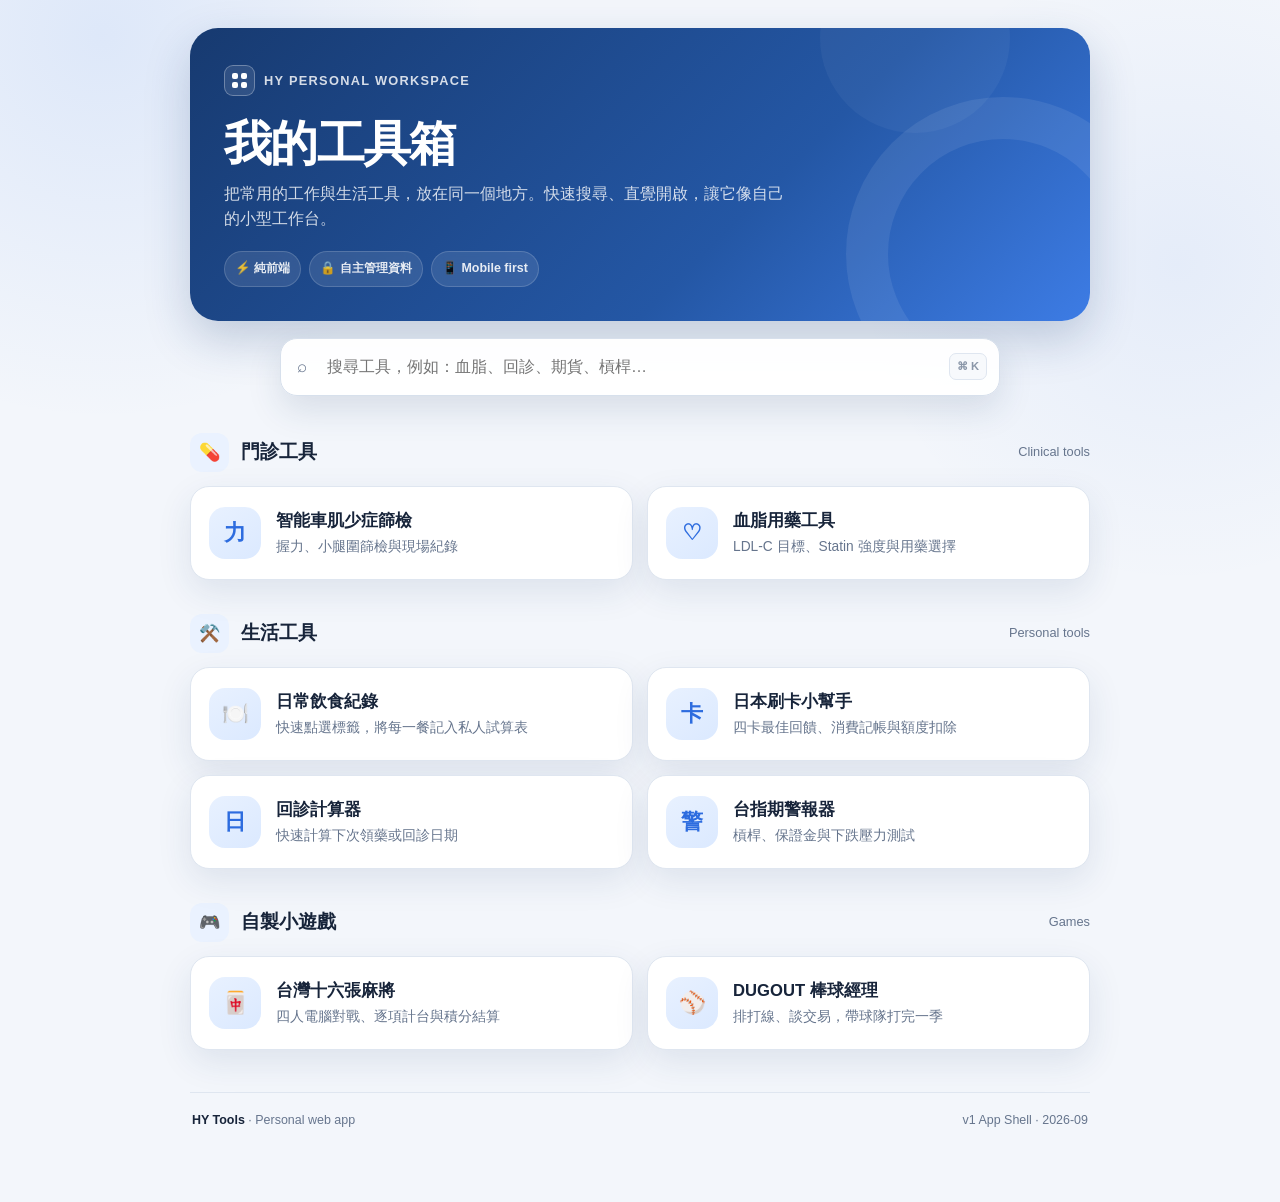
<file: index.html>
<!DOCTYPE html>
<html lang="zh-Hant">
<head>
<meta charset="UTF-8">
<meta name="viewport" content="width=device-width,initial-scale=1,viewport-fit=cover">
<meta name="robots" content="noindex,nofollow">
<meta name="theme-color" content="#173a70">
<meta name="apple-mobile-web-app-capable" content="yes">
<meta name="apple-mobile-web-app-status-bar-style" content="default">
<meta name="apple-mobile-web-app-title" content="HY Tools">
<meta name="description" content="個人工作與生活工具入口。">
<link rel="manifest" href="manifest.webmanifest">
<link rel="icon" href="assets/icon.svg" type="image/svg+xml">
<link rel="stylesheet" href="assets/styles.css">
<title>HY Tools｜我的工具箱</title>
</head>
<body>
<main class="page">
<header class="hero">
<div class="brand"><span class="brand-mark" aria-hidden="true"><span></span><span></span><span></span><span></span></span>HY Personal Workspace</div>
<h1>我的工具箱</h1>
<p class="subtitle">把常用的工作與生活工具，放在同一個地方。快速搜尋、直覺開啟，讓它像自己的小型工作台。</p>
<div class="hero-meta" aria-label="工具箱特色">
<span class="meta-pill">⚡ 純前端</span>
<span class="meta-pill">🔒 自主管理資料</span>
<span class="meta-pill">📱 Mobile first</span>
</div>
</header>

<div class="command">
<label class="search-wrap" for="toolSearch">
<span class="search-icon" aria-hidden="true">⌕</span>
<input class="search-input" id="toolSearch" type="search" inputmode="search" autocomplete="off" placeholder="搜尋工具，例如：血脂、回診、期貨、槓桿…" aria-label="搜尋工具">
<span class="search-hint" aria-hidden="true">⌘ K</span>
</label>
</div>

<section class="section" data-tool-section aria-labelledby="clinic-heading">
<div class="section-heading"><span class="section-icon" aria-hidden="true">💊</span><h2 id="clinic-heading">門診工具</h2><span class="section-note">Clinical tools</span></div>
<div class="tool-grid">
<div class="tool-shell" data-tool-id="sarcopenia" data-title="智能車肌少症篩檢紀錄" data-search="肌少症 sarcopenia AWGS 握力 小腿圍 智能車 巡迴醫療 篩檢 DXA">
<a class="tool-card" href="sarcopenia/">
<span class="tool-symbol" aria-hidden="true">力</span>
<span class="tool-copy"><span class="tool-title">智能車肌少症篩檢</span><span class="tool-desc">握力、小腿圍篩檢與現場紀錄</span></span>
</a>
</div>
<div class="tool-shell" data-tool-id="lipid" data-title="血脂用藥工具" data-search="血脂 LDL LDL-C cholesterol statin 膽固醇 用藥 門診">
<a class="tool-card" href="lipid/">
<span class="tool-symbol" aria-hidden="true">♡</span>
<span class="tool-copy"><span class="tool-title">血脂用藥工具</span><span class="tool-desc">LDL-C 目標、Statin 強度與用藥選擇</span></span>
</a>
</div>
</div>
</section>

<section class="section" data-tool-section aria-labelledby="life-heading">
<div class="section-heading"><span class="section-icon" aria-hidden="true">⚒️</span><h2 id="life-heading">生活工具</h2><span class="section-note">Personal tools</span></div>
<div class="tool-grid">
<div class="tool-shell" data-tool-id="food-log" data-title="日常飲食紀錄" data-search="飲食 紀錄 早餐 午餐 晚餐 點心 咖啡 食物 Google 試算表 food log">
<a class="tool-card" href="food-log/">
<span class="tool-symbol" aria-hidden="true">🍽️</span>
<span class="tool-copy"><span class="tool-title">日常飲食紀錄</span><span class="tool-desc">快速點選標籤，將每一餐記入私人試算表</span></span>
</a>
</div>
<div class="tool-shell" data-tool-id="japan-cards" data-title="日本刷卡小幫手" data-search="日本 刷卡 信用卡 旅遊 記帳 優惠 回饋 uniopen 富邦J 玉山Unicard 國泰CUBE">
<a class="tool-card" href="japan-cards/">
<span class="tool-symbol" aria-hidden="true">卡</span>
<span class="tool-copy"><span class="tool-title">日本刷卡小幫手</span><span class="tool-desc">四卡最佳回饋、消費記帳與額度扣除</span></span>
</a>
</div>
<div class="tool-shell" data-tool-id="followup" data-title="回診計算器" data-search="回診 日期 領藥 週 月 計算 follow-up appointment refill">
<a class="tool-card" href="followup/">
<span class="tool-symbol" aria-hidden="true">日</span>
<span class="tool-copy"><span class="tool-title">回診計算器</span><span class="tool-desc">快速計算下次領藥或回診日期</span></span>
</a>
</div>
<div class="tool-shell" data-tool-id="taifex-alert" data-title="台指期警報器" data-search="台指期 大台 小台 微台 TX MTX TMF 期貨 槓桿 權益數 保證金 斷頭 壓力測試">
<a class="tool-card" href="taifex-alert/">
<span class="tool-symbol" aria-hidden="true">警</span>
<span class="tool-copy"><span class="tool-title">台指期警報器</span><span class="tool-desc">槓桿、保證金與下跌壓力測試</span></span>
</a>
</div>
</div>
</section>

<section class="section" data-tool-section aria-labelledby="games-heading">
<div class="section-heading"><span class="section-icon" aria-hidden="true">🎮</span><h2 id="games-heading">自製小遊戲</h2><span class="section-note">Games</span></div>
<div class="tool-grid">
<div class="tool-shell" data-tool-id="mahjong" data-title="台灣十六張麻將" data-search="麻將 台灣 16張 十六張 mahjong 遊戲 台數 吃碰槓">
<a class="tool-card" href="mahjong/">
<span class="tool-symbol" aria-hidden="true">🀄</span>
<span class="tool-copy"><span class="tool-title">台灣十六張麻將</span><span class="tool-desc">四人電腦對戰、逐項計台與積分結算</span></span>
</a>
</div>
<div class="tool-shell" data-tool-id="dugout-baseball" data-title="DUGOUT 棒球經理" data-search="棒球 棒球經理 DUGOUT baseball CPBL MLB 中職 大聯盟 打線 交易 賽季 遊戲">
<a class="tool-card" href="https://hyyang0509.github.io/dugout-baseball/">
<span class="tool-symbol" aria-hidden="true">⚾</span>
<span class="tool-copy"><span class="tool-title">DUGOUT 棒球經理</span><span class="tool-desc">排打線、談交易，帶球隊打完一季</span></span>
</a>
</div>
</div>
</section>

<div class="search-empty" id="searchEmpty" role="status"><strong>找不到符合的工具</strong><span>試試其他關鍵字，或之後新增這個工具。</span></div>

<footer class="footer"><span><strong>HY Tools</strong> · Personal web app</span><span>v1 App Shell · 2026-09</span></footer>
</main>
<script src="assets/app.js" defer></script>
</body>
</html>
</file>
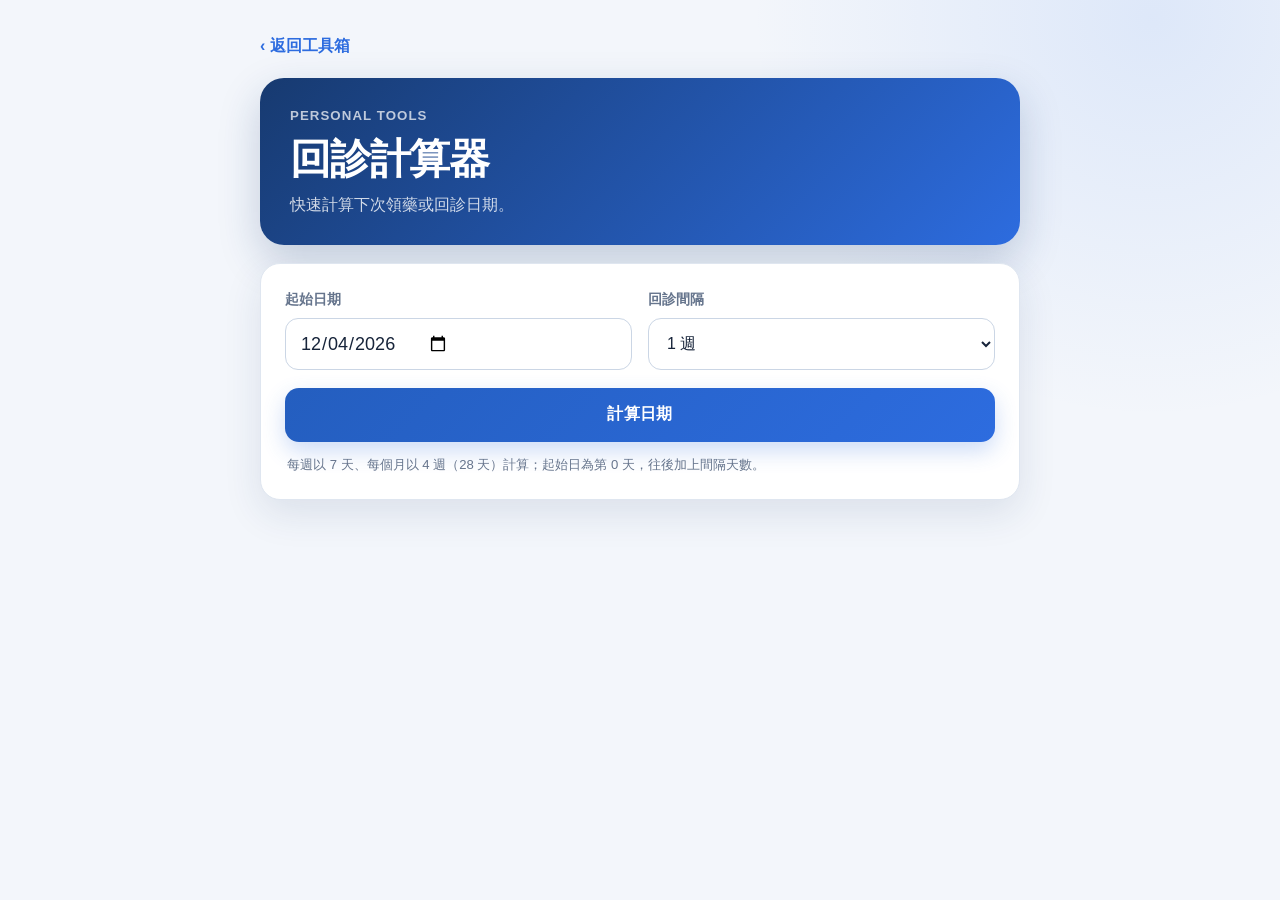
<file: followup/index.html>
<!DOCTYPE html>
<html lang="zh-Hant">
<head>
<meta charset="UTF-8">
<meta name="viewport" content="width=device-width,initial-scale=1,viewport-fit=cover">
<meta name="robots" content="noindex,nofollow">
<meta name="theme-color" content="#173a70">
<title>回診計算器｜我的工具箱</title>
<style>
:root{color-scheme:light;--navy:#173a70;--blue:#2d6cdf;--soft:#eaf2ff;--ink:#17243a;--muted:#66758d;--line:#dfe6f0;--surface:#fff;--bg:#f3f6fb;--ok:#147d4f;--okbg:#eaf8f1;--shadow:0 14px 38px rgba(30,58,104,.11)}
*{box-sizing:border-box}
body{margin:0;min-height:100vh;background:radial-gradient(circle at 90% 2%,rgba(77,136,236,.13),transparent 25rem),var(--bg);color:var(--ink);font-family:-apple-system,BlinkMacSystemFont,"Segoe UI","Noto Sans TC","PingFang TC","Microsoft JhengHei",sans-serif;font-size:16px;line-height:1.55}
button,input,select{font:inherit}
.page{width:min(100% - 32px,760px);margin:auto;padding:24px 0 64px}
.back{display:inline-flex;align-items:center;gap:7px;min-height:44px;margin-bottom:10px;color:var(--blue);font-weight:700;text-decoration:none}
.back:hover{text-decoration:underline}
.hero{padding:28px 30px;border-radius:24px;background:linear-gradient(135deg,var(--navy),#2d6cdf);color:#fff;box-shadow:0 16px 42px rgba(23,58,112,.22)}
.eyebrow{margin-bottom:8px;color:rgba(255,255,255,.72);font-size:.83rem;font-weight:750;letter-spacing:.08em;text-transform:uppercase}
h1{margin:0;font-size:clamp(1.9rem,7vw,2.55rem);line-height:1.2;letter-spacing:-.03em}
.hero p{margin:9px 0 0;color:rgba(255,255,255,.8)}
.card{margin-top:18px;padding:24px;border:1px solid var(--line);border-radius:20px;background:var(--surface);box-shadow:var(--shadow)}
.fields{display:grid;grid-template-columns:repeat(2,minmax(0,1fr));gap:16px}
.field{min-width:0}
.field label{display:block;margin-bottom:7px;color:var(--muted);font-size:.9rem;font-weight:700}
.field input,.field select{display:block;width:100%;min-width:0;max-width:100%;height:52px;padding:0 14px;border:1px solid #cbd6e5;border-radius:13px;background:#fff;color:var(--ink);outline:none}
.field input[type="date"]{appearance:none;-webkit-appearance:none;display:flex;align-items:center;padding:11px 14px;font-size:18px;line-height:26px;text-align:left}
.field input[type="date"]::-webkit-date-and-time-value{min-width:0;margin:0;text-align:left;font:inherit}
.field input[type="date"]::-webkit-datetime-edit{padding:0;font:inherit}
.field input[type="date"]::-webkit-datetime-edit-fields-wrapper{padding:0}
.field input:focus,.field select:focus{border-color:var(--blue);box-shadow:0 0 0 4px rgba(45,108,223,.12)}
.calculate{width:100%;min-height:54px;margin-top:18px;border:0;border-radius:14px;background:linear-gradient(135deg,#245ebf,var(--blue));color:#fff;font-weight:800;letter-spacing:.02em;cursor:pointer;box-shadow:0 9px 22px rgba(45,108,223,.24);touch-action:manipulation}
.calculate:hover{filter:brightness(1.05)}
.calculate:focus-visible{outline:3px solid rgba(45,108,223,.3);outline-offset:3px}
.note{margin:13px 2px 0;color:var(--muted);font-size:.82rem}
.result{display:none;margin-top:18px;padding:24px;border:1px solid #b9e3cf;border-radius:20px;background:var(--okbg);color:var(--ok);text-align:center}
.result.show{display:block}
.result-label{font-size:.86rem;font-weight:700}
.result-date{margin:5px 0 1px;font-size:clamp(2rem,9vw,3rem);font-weight:850;line-height:1.15;letter-spacing:-.035em}
.result-weekday{font-size:1.02rem;font-weight:750}
.result-detail{margin-top:12px;padding-top:12px;border-top:1px solid rgba(20,125,79,.18);font-size:.88rem}
.error{display:none;margin-top:14px;padding:12px 14px;border-radius:12px;background:#fff0ee;color:#b42318;font-size:.9rem;font-weight:650}
.error.show{display:block}
@media(max-width:560px){.page{width:min(100% - 20px,760px);padding-top:8px}.hero{padding:24px 21px;border-radius:21px}.card{padding:18px 15px}.fields{grid-template-columns:1fr;gap:13px}.field input,.field select{height:50px}.result{padding:22px 15px}}
@media(prefers-reduced-motion:reduce){*{scroll-behavior:auto!important}}
</style>
</head>
<body>
<main class="page">
<a class="back" href="../" aria-label="返回我的工具箱">‹ 返回工具箱</a>
<header class="hero">
<div class="eyebrow">Personal tools</div>
<h1>回診計算器</h1>
<p>快速計算下次領藥或回診日期。</p>
</header>
<section class="card" aria-label="日期計算">
<div class="fields">
<div class="field">
<label for="startDate">起始日期</label>
<input id="startDate" type="date" required>
</div>
<div class="field">
<label for="interval">回診間隔</label>
<select id="interval">
<option value="w1">1 週</option>
<option value="w2">2 週</option>
<option value="w3">3 週</option>
<option value="w4">4 週</option>
<option value="m1">1 個月（28 天）</option>
<option value="m2">2 個月（56 天）</option>
<option value="m3">3 個月（84 天）</option>
<option value="m6">6 個月（168 天）</option>
<option value="m12">12 個月（336 天）</option>
</select>
</div>
</div>
<button class="calculate" id="calculate" type="button">計算日期</button>
<p class="note">每週以 7 天、每個月以 4 週（28 天）計算；起始日為第 0 天，往後加上間隔天數。</p>
<div class="error" id="error" role="alert"></div>
</section>
<section class="result" id="result" aria-live="polite">
<div class="result-label">下次領藥／回診日期</div>
<div class="result-date" id="resultDate"></div>
<div class="result-weekday" id="resultWeekday"></div>
<div class="result-detail" id="resultDetail"></div>
</section>
</main>
<script>
(function(){
  'use strict';
  var startInput=document.getElementById('startDate');
  var intervalInput=document.getElementById('interval');
  var result=document.getElementById('result');
  var errorBox=document.getElementById('error');
  var weekdays=['星期日','星期一','星期二','星期三','星期四','星期五','星期六'];

  function pad(n){return String(n).padStart(2,'0')}
  function toIso(p){return p.y+'-'+pad(p.m)+'-'+pad(p.d)}
  function utcDate(y,m,d){
    var date=new Date(0);
    date.setUTCHours(0,0,0,0);
    date.setUTCFullYear(y,m-1,d);
    return date;
  }
  function daysInMonth(y,m){return utcDate(y,m+1,0).getUTCDate()}
  function validParts(p){return p&&p.y>=1&&p.y<=9999&&p.m>=1&&p.m<=12&&p.d>=1&&p.d<=daysInMonth(p.y,p.m)}

  function parseIso(value){
    var match=/^(\d{4})-(\d{2})-(\d{2})$/.exec(value);
    if(!match)return null;
    var p={y:Number(match[1]),m:Number(match[2]),d:Number(match[3])};
    return validParts(p)?p:null;
  }

  function addDays(p,n){
    var date=utcDate(p.y,p.m,p.d);
    date.setUTCDate(date.getUTCDate()+n);
    return {y:date.getUTCFullYear(),m:date.getUTCMonth()+1,d:date.getUTCDate()};
  }

  function addMonths(p,n){
    return addDays(p,n*28);
  }

  function formatDate(p){return p.y+' 年 '+p.m+' 月 '+p.d+' 日'}
  function weekday(p){return weekdays[utcDate(p.y,p.m,p.d).getUTCDay()]}

  function calculate(){
    var start=parseIso(startInput.value);
    if(!start){
      errorBox.textContent='請先選擇有效的起始日期。';
      errorBox.classList.add('show');
      result.classList.remove('show');
      startInput.focus();
      return;
    }
    var code=intervalInput.value;
    var amount=Number(code.slice(1));
    var isWeek=code.charAt(0)==='w';
    var target=isWeek?addDays(start,amount*7):addMonths(start,amount);
    var label=intervalInput.options[intervalInput.selectedIndex].text;
    if(!validParts(target)){
      errorBox.textContent='計算結果超出支援的日期範圍。';
      errorBox.classList.add('show');
      result.classList.remove('show');
      return;
    }

    errorBox.classList.remove('show');
    document.getElementById('resultDate').textContent=formatDate(target);
    document.getElementById('resultWeekday').textContent=weekday(target);
    document.getElementById('resultDetail').textContent='從 '+formatDate(start)+' 往後 '+label;
    result.classList.add('show');
    result.scrollIntoView({behavior:'smooth',block:'nearest'});
  }

  var now=new Date();
  startInput.value=toIso({y:now.getFullYear(),m:now.getMonth()+1,d:now.getDate()});
  document.getElementById('calculate').addEventListener('click',calculate);
  startInput.addEventListener('keydown',function(e){if(e.key==='Enter')calculate()});
  intervalInput.addEventListener('keydown',function(e){if(e.key==='Enter')calculate()});

  window.followupCalculator={parseIso:parseIso,addDays:addDays,addMonths:addMonths,toIso:toIso,calculate:calculate};
})();
</script>
</body>
</html>
</file>
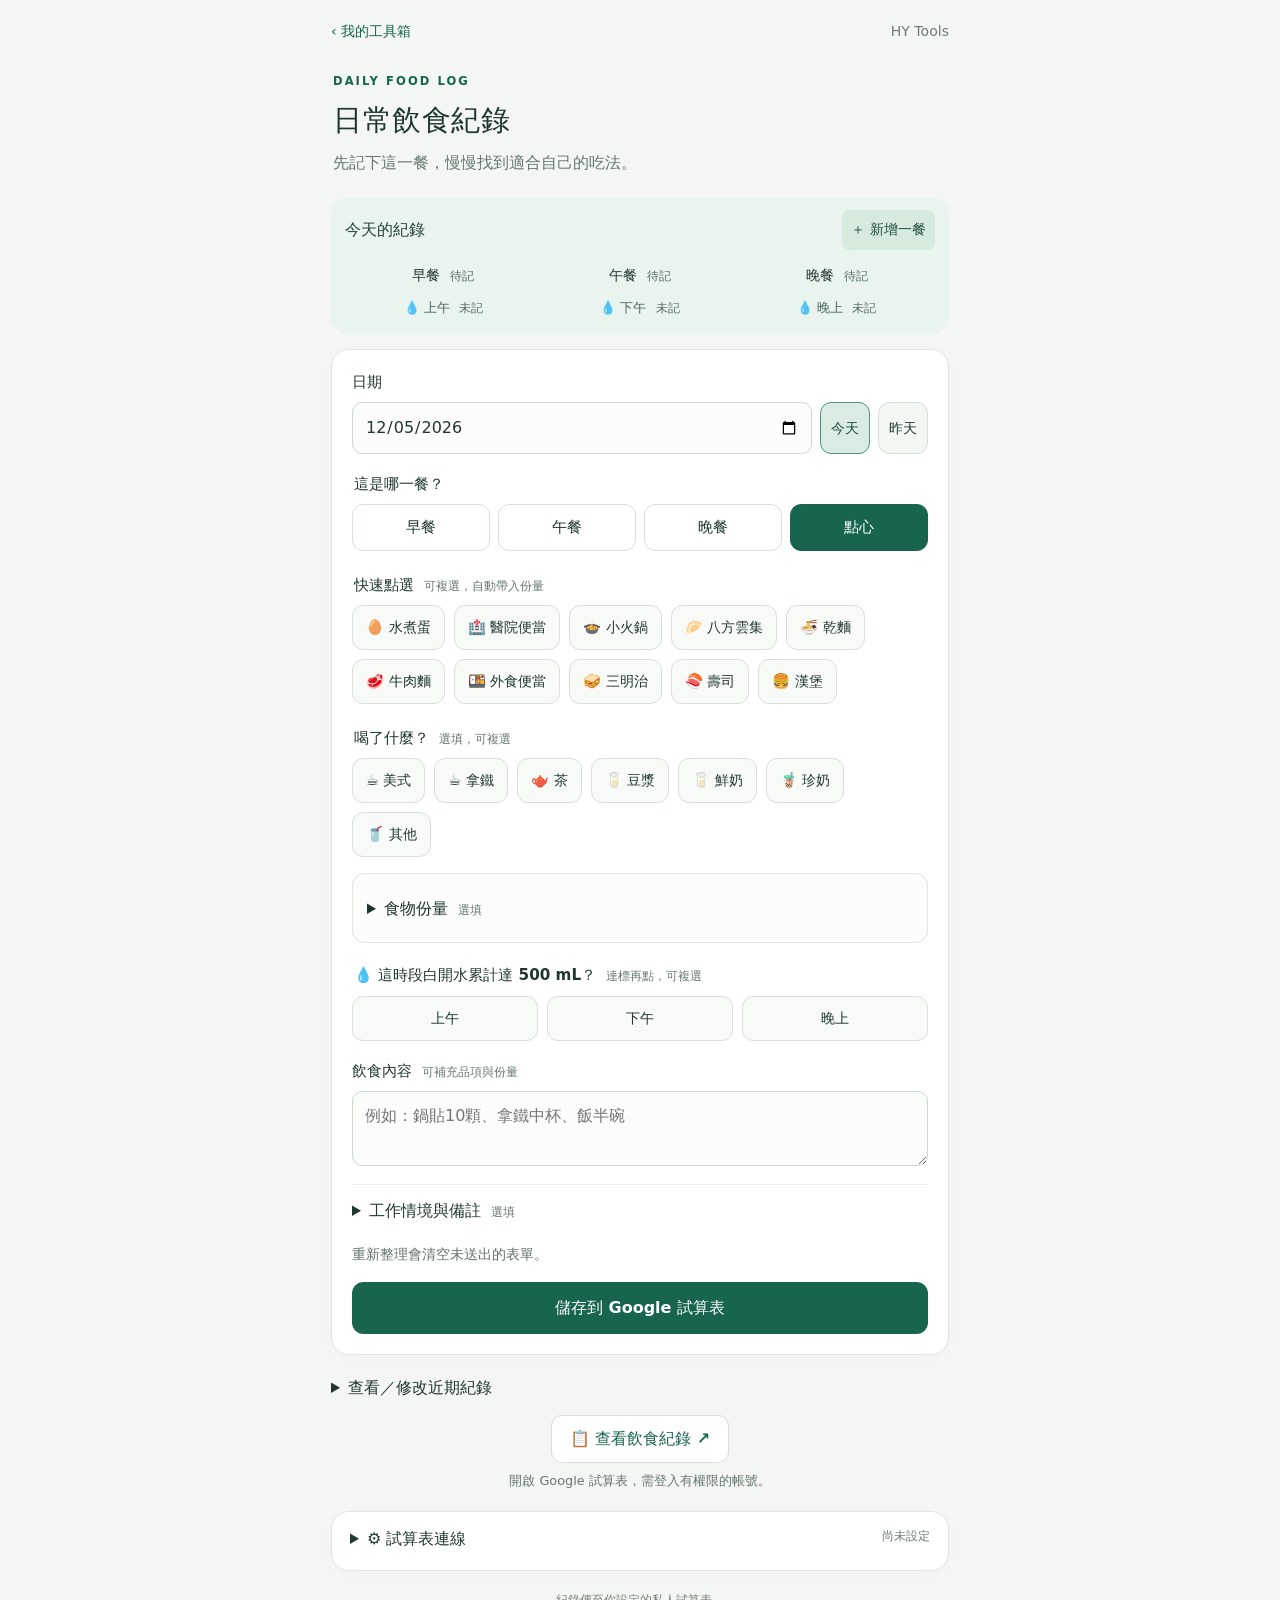
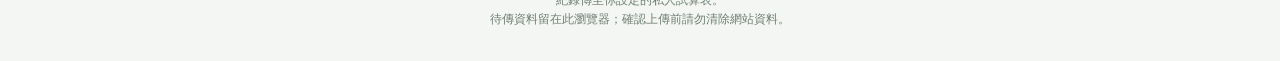
<file: food-log/index.html>
<!doctype html>
<html lang="zh-Hant">
<head>
  <meta charset="utf-8">
  <meta name="viewport" content="width=device-width,initial-scale=1,viewport-fit=cover">
  <meta name="theme-color" content="#17644f">
  <meta name="robots" content="noindex,nofollow">
  <title>日常飲食紀錄｜HY Tools</title>
  <link rel="icon" href="../assets/icon.svg" type="image/svg+xml">
  <link rel="stylesheet" href="styles.css?v=34">
  <script type="module" src="app.mjs?v=34"></script>
</head>
<body>
<main>
  <nav><a href="../">‹ 我的工具箱</a><span>HY Tools</span></nav>
  <header><p class="eyebrow">DAILY FOOD LOG</p><h1>日常飲食紀錄</h1><p>先記下這一餐，慢慢找到適合自己的吃法。</p></header>
  <section class="today-summary" aria-labelledby="todayTitle">
    <div class="today-heading"><h2 id="todayTitle">今天的紀錄</h2><button id="newMeal" type="button">＋ 新增一餐</button></div>
    <div id="overview"></div>
    <div id="waterOverview"></div>
  </section>
  <form id="foodForm" class="panel">
    <fieldset id="entryFields">
      <label for="date">日期</label>
      <div class="date-row">
        <input id="date" type="date" required min="1900-01-01">
        <button id="today" type="button" class="secondary" aria-pressed="false">今天</button>
        <button id="yesterday" type="button" class="secondary" aria-pressed="false">昨天</button>
      </div>
      <fieldset class="meal-field"><legend>這是哪一餐？</legend><div id="meals" class="meals"></div></fieldset>
      <fieldset class="tag-field"><legend>快速點選 <small>可複選，自動帶入份量</small></legend><div id="tags" class="tags"></div></fieldset>
      <div id="legacyTags" hidden><p class="field-hint">先前草稿的標籤（可點選取消）</p><div id="legacyTagButtons" class="tags"></div></div>
      <fieldset class="tag-field"><legend>喝了什麼？ <small>選填，可複選</small></legend><div id="drinks" class="tags"></div><div id="drinkSugar"></div></fieldset>
      <details id="nutrition" class="nutrition"><summary>食物份量 <small id="nutritionLabel">選填</small></summary>
        <div class="portion-actions"><p class="field-hint">可拖拉或點選刻度。</p><button id="clearPortions" type="button" class="secondary" aria-label="清除食物份量">清除</button></div>
        <div id="nutritionGroups"></div>
      </details>
      <fieldset class="tag-field"><legend>💧 這時段白開水累計達 500 mL？ <small>達標再點，可複選</small></legend>
        <div id="hydrationGroups" class="tags" aria-label="喝水達標時段"></div>
      </fieldset>
      <label for="content">飲食內容 <small>可補充品項與份量</small></label>
      <textarea id="content" rows="2" maxlength="1000" placeholder="例如：鍋貼10顆、拿鐵中杯、飯半碗"></textarea>
      <details id="optional"><summary>工作情境與備註 <small>選填</small></summary>
        <label for="work">當時段工作內容</label><input id="work" maxlength="1000" placeholder="例如：門診、病房、休假">
        <label for="notes">備註</label><textarea id="notes" rows="2" maxlength="1000" placeholder="例如：吃得很趕、下午特別餓"></textarea>
      </details>
    </fieldset>
    <button id="cancelEdit" type="button" class="secondary" hidden>取消修改</button>
    <p id="status" role="status" aria-live="polite">重新整理會清空未送出的表單。</p>
    <button id="submit" class="primary" type="submit">儲存到 Google 試算表</button>
    <button id="sameDay" class="secondary" type="button" hidden>補同一天另一餐</button>
    <button id="next" class="secondary" type="button" hidden>保留待傳資料，記錄下一筆</button>
  </form>
  <section class="panel pending-panel" id="pendingPanel" hidden>
    <div class="section-head"><h2>尚待確認上傳 <span id="pendingCount"></span></h2><button id="retry" type="button" class="secondary">全部重試</button></div>
    <p>重試會沿用原紀錄編號；即使先前已寫入，也不會重複新增。</p><ul id="pendingList"></ul>
  </section>
  <div class="records-link">
    <details class="history"><summary>查看／修改近期紀錄</summary><ul id="historyList"></ul></details>
    <a href="https://docs.google.com/spreadsheets/d/1BLrkJ5DMfEDXFR_72tiPbPmodONE3o6Bh9UuAwiz-4c/edit" target="_blank" rel="noopener noreferrer">📋 查看飲食紀錄 ↗</a>
    <p class="field-hint">開啟 Google 試算表，需登入有權限的帳號。</p>
  </div>
  <details id="connection" class="panel connection">
    <summary>⚙️ 試算表連線 <span id="connectionLabel">尚未設定</span></summary>
    <p>首次使用設定一次。連線資料只保存在這個瀏覽器，換裝置需重新設定。</p>
    <label for="endpoint">Apps Script 網址</label>
    <input id="endpoint" type="url" placeholder="https://script.google.com/macros/s/…/exec" autocomplete="off" spellcheck="false">
    <label for="accessKey">連線金鑰</label>
    <input id="accessKey" type="password" autocomplete="off" placeholder="貼上初始化時產生的金鑰">
    <button id="saveConnection" type="button" class="secondary">儲存連線設定</button>
    <p><a href="https://github.com/hyyang0509/doctor-tools/blob/main/food-log/google-apps-script/SETUP.md" target="_blank" rel="noopener">首次連線設定說明 ↗</a></p>
  </details>
  <footer>紀錄傳至你設定的私人試算表。<br>待傳資料留在此瀏覽器；確認上傳前請勿清除網站資料。</footer>
</main>
</body>
</html>
</file>
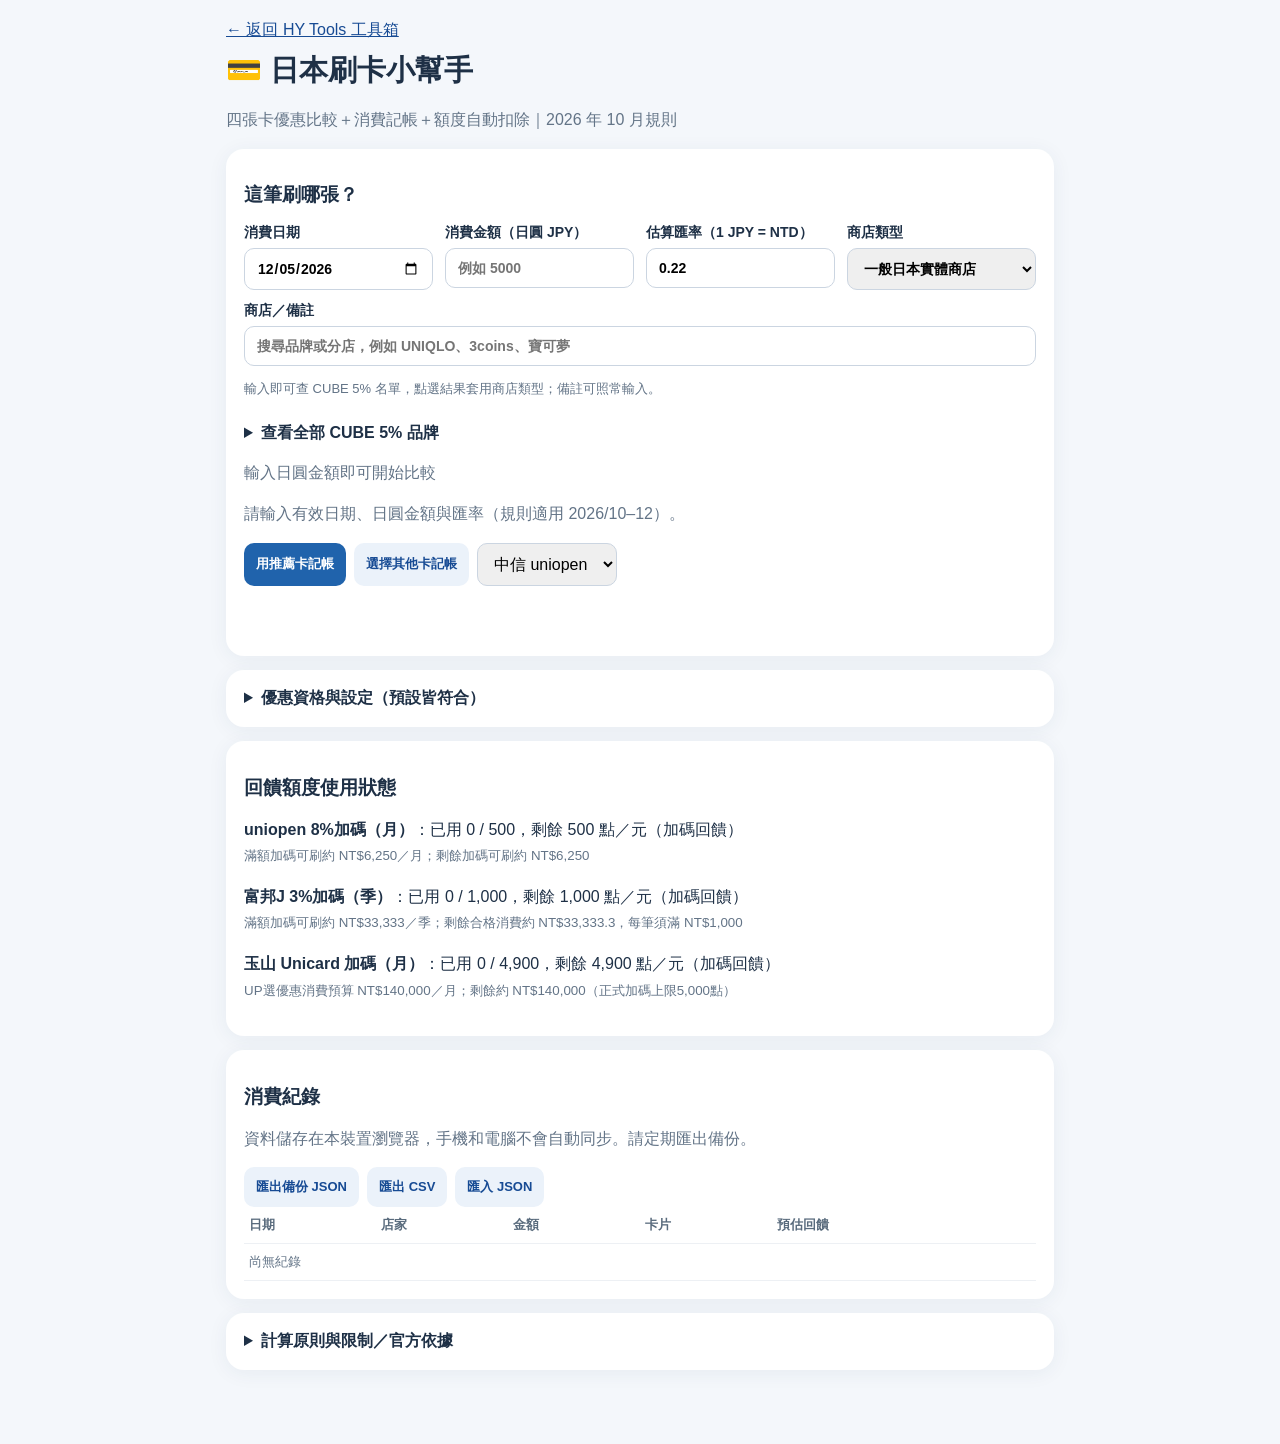
<file: japan-cards/index.html>
<!doctype html>
<html lang="zh-Hant"><head><meta charset="utf-8"><meta name="viewport" content="width=device-width,initial-scale=1,viewport-fit=cover"><meta name="theme-color" content="#173a70"><title>日本刷卡小幫手｜HY Tools</title>
<style>
:root{font-family:-apple-system,BlinkMacSystemFont,"Noto Sans TC",sans-serif;color:#1e3046;background:#f4f7fb}*{box-sizing:border-box}body{margin:0}main{max-width:860px;margin:auto;padding:20px 16px 60px}h1{font-size:1.8rem;margin:10px 0 4px}h2{font-size:1.18rem}a{color:#174b94}p,small{line-height:1.6}.muted{color:#637487}.panel{background:white;border-radius:18px;padding:18px;margin:14px 0;box-shadow:0 3px 20px #1e3e6710}.grid{display:grid;grid-template-columns:repeat(auto-fit,minmax(180px,1fr));gap:12px}.field{display:flex;flex-direction:column;gap:6px;font-size:14px;font-weight:600}input,select,button{font:inherit;padding:11px 12px;border:1px solid #cbd5e1;border-radius:10px;min-width:0}input[type=checkbox]{width:auto;accent-color:#2166b7}button{cursor:pointer;background:#2063ac;color:white;border:0;font-weight:700}button.secondary{background:#ebf2fa;color:#174b94}button.danger{background:#fff0f0;color:#9d2424}.check{display:flex;align-items:center;gap:9px;padding:7px 0;font-size:14px}.rank{display:flex;justify-content:space-between;gap:10px;align-items:center;padding:13px 0;border-bottom:1px solid #e8edf3}.rank:last-child{border:0}.rank:first-child strong{color:#0d7c60}.pill{display:inline-block;padding:3px 8px;background:#e9f6ee;color:#167348;border-radius:99px;font-size:12px}table{width:100%;border-collapse:collapse;font-size:13px}td,th{border-bottom:1px solid #edf0f4;padding:9px 5px;text-align:left;vertical-align:top}th{color:#596b7d}summary{cursor:pointer;font-weight:700}.actions{display:flex;flex-wrap:wrap;gap:8px;margin-top:12px}.actions button{font-size:13px}#status{font-size:14px;color:#167348;min-height:24px} .notice{background:#fff9e6;padding:12px;border-radius:10px;font-size:13px} .store-results{display:grid;gap:8px;margin:10px 0}.store-results button{text-align:left;white-space:normal;line-height:1.5;background:#ebf2fa;color:#174b94;overflow-wrap:anywhere}.store-results small{display:block;font-weight:400}.rank>div{min-width:0}.rank>div:first-child{flex:1}.hide{display:none}.nowrap{white-space:nowrap}@media(max-width:550px){main{padding:14px 12px}.panel{padding:14px}td,th{font-size:12px}.optional{display:none}}
</style></head><body><main>
<a href="../">← 返回 HY Tools 工具箱</a><h1>💳 日本刷卡小幫手</h1><p class="muted">四張卡優惠比較＋消費記帳＋額度自動扣除｜2026 年 10 月規則</p>
<div class="panel"><h2>這筆刷哪張？</h2>
<div class="grid">
<label class="field">消費日期<input type="date" id="date"></label>
<label class="field">消費金額（日圓 JPY）<input type="number" min="1" step="1" id="jpy" placeholder="例如 5000"></label>
<label class="field">估算匯率（1 JPY = NTD）<input type="number" min=".001" step=".001" id="fx" value="0.22"></label>
<label class="field">商店類型<select id="merchant"><option value="general">一般日本實體商店</option><option value="cube5">CUBE 指定 5% 商店</option><option value="airport">成田機場指定免稅店（CUBE 4%）</option></select></label>
</div><label class="field" style="margin-top:12px">商店／備註<input id="store" placeholder="搜尋品牌或分店，例如 UNIQLO、3coins、寶可夢" aria-describedby="storeHelp" autocomplete="off"></label>
<p id="storeHelp" class="muted" style="font-size:13px">輸入即可查 CUBE 5% 名單，點選結果套用商店類型；備註可照常輸入。</p><div id="storeResults" class="store-results" aria-live="polite"></div>
<details><summary>查看全部 CUBE 5% 品牌</summary><div id="storeDirectory" class="store-results"></div><small>適用 2026/10/1–11/30。百貨／商場門市、店中櫃等可能排除，請依各品牌說明及銀行請款認定。餐廳預約平台線上付款不在本工具實體刷卡比較範圍。<a href="https://www.cathaybk.com.tw/cathaybk/promo/event/credit-card/product/japanrewards/index.html" target="_blank" rel="noopener">官方完整名單</a></small></details>
<p class="muted" id="ntd">輸入金額後顯示約當台幣</p>
<div id="ranking" aria-live="polite"></div>
<div class="actions"><button id="saveBest">用推薦卡記帳</button><button id="saveCustom" class="secondary">選擇其他卡記帳</button><select id="cardPick" aria-label="自選信用卡"><option value="uniopen">中信 uniopen</option><option value="j">富邦 J</option><option value="unicard">玉山 Unicard</option><option value="cube">國泰 CUBE</option></select></div><p id="status" role="status"></p>
</div>
<div class="panel"><details><summary>優惠資格與設定（預設皆符合）</summary>
<p class="notice">依你的設定，預設各卡資格皆符合、玉山使用 UP選。富邦 J 先按回國後成功登錄試算；若未搶到名額，請取消勾選並以 3% 比較。</p>
<div class="grid">
<label class="check"><input type="checkbox" id="uniLinked">uniopen 已連結會員／符合海外11%資格</label>
<label class="check"><input type="checkbox" id="jEligible">富邦 J 先按回國後成功登錄 6% 活動試算</label>
<label class="check"><input type="checkbox" id="cubeEligible">國泰 CUBE 已切換秋日遊方案且符合資格</label>
<label class="field">玉山 Unicard 方案<select id="yuPlan"><option value="none">不確定／一般回饋</option><option value="simple">簡單選（3%）</option><option value="any">任意選，日本已選（3.5%）</option><option value="up">UP選且已符合條件（4.5%）</option></select></label>
</div><p class="muted">各卡回饋為估算值，預設扣除1.5%海外手續費。uniopen 額外8%每月限500點、富邦 J 額外3%每季限1,000元。uniopen 約刷 NT$6,250／月用完加碼，之後仍有 3%；J 卡合格消費約 NT$33,333／季，之後仍有 3%（加碼每筆須滿 NT$1,000）。</p>
<div class="grid">
<label class="field">玉山 Unicard 簡單選額外回饋月上限（點）<input id="yuSimpleCap" type="number" min="0" value="1000"></label>
<label class="field">玉山 Unicard 任意選額外回饋月上限（點）<input id="yuAnyCap" type="number" min="0" value="1000"></label>
<label class="field">玉山 Unicard UP選額外回饋月上限（點）<input id="yuUpCap" type="number" min="0" value="5000"></label>
<label class="field">UP選每月優惠消費預算（NT$）<input id="yuUpSpendCap" type="number" min="0" value="140000"></label></div><p class="muted" style="font-size:13px">依你的規劃帶入 NT$140,000，保守使用加碼額度 4,900 點；銀行正式上限為加碼 5,000 點，約可刷 NT$142,857。一般 1% 無上限。</p><button id="saveSettings" class="secondary" style="margin-top:10px">儲存資格設定</button></details></div>
<div class="panel"><h2>回饋額度使用狀態</h2><div id="limits"></div></div>
<div class="panel"><h2>消費紀錄</h2><p class="muted">資料儲存在本裝置瀏覽器，手機和電腦不會自動同步。請定期匯出備份。</p>
<div class="actions"><button class="secondary" id="exportJSON">匯出備份 JSON</button><button class="secondary" id="exportCSV">匯出 CSV</button><button class="secondary" id="importBtn">匯入 JSON</button><input type="file" accept=".json,application/json" id="importFile" hidden></div>
<div style="overflow:auto"><table><thead><tr><th>日期</th><th>店家</th><th>金額</th><th>卡片</th><th>預估回饋</th><th></th></tr></thead><tbody id="ledger"></tbody></table></div></div>
<div class="panel"><details><summary>計算原則與限制／官方依據</summary><p>查核日期：2026/10/15。<a href="https://www.ctbcbank.com/twrbo/zh_tw/cc_index/cc_product/cc_introduction_index/C_uniopen.html" target="_blank" rel="noopener">uniopen</a> · <a href="https://www.fubon.com/banking/Personal/credit_card/all_card/omiyage/omiyage.htm" target="_blank" rel="noopener">富邦 J</a> · <a href="https://www.esunbank.com/zh-tw/personal/credit-card/intro/bank-card/unicard" target="_blank" rel="noopener">玉山 Unicard</a> · <a href="https://www.cathaybk.com.tw/cathaybk/promo/event/credit-card/product/japanrewards/index.html" target="_blank" rel="noopener">CUBE 秋日遊</a>。uniopen 國外實體加碼至 12/31、J 卡本季加碼至 12/31、CUBE 秋日遊至 11/30。</p><p>本工具為 2026/10 日本實體刷卡優惠試算，不處理網購、分期、新戶禮、特殊通路排除、跨行/跨境額外費用及回饋入帳時間。使用預估新台幣消費額與各筆順序，計算當月／當季可用加碼；回饋點數與現金視為等值供比較，實際使用價值可能不同。僅記帳的消費會占用額度；請將同期間其他合格消費也補記。跨月／跨季額度分開計算。消費退款請刪除原筆並重新記錄。活動到期後需重新檢查規則。</p></details></div>
</main><script>
"use strict";
const KEY="hy-japan-cards-v1";
const NAMES={uniopen:"中信 uniopen",j:"富邦 J",unicard:"玉山 Unicard",cube:"國泰 CUBE"};
const $=x=>document.getElementById(x);
const DEFAULTS={uniLinked:true,jEligible:true,cubeEligible:true,yuPlan:"up",yuSimpleCap:1000,yuAnyCap:1000,yuUpCap:5000,yuUpSpendCap:140000};
let data={version:2,transactions:[],settings:{...DEFAULTS}};
try{const old=JSON.parse(localStorage.getItem(KEY));if(old&&Array.isArray(old.transactions)&&old.settings)data={version:2,transactions:old.transactions,settings:old.version===2?{...DEFAULTS,...old.settings}:{...old.settings,...DEFAULTS}}}catch(e){}
// Brand aliases are search aids; a match is never applied until the user selects a result.
const CUBE_STORES=[
{name:"UNIQLO",aliases:"優衣庫 ユニクロ",branches:[],note:"日本獨立實體門市；不含百貨／商場門市、網購、儲值禮品卡及快閃店"},
{name:"Alpen GROUP",aliases:"Alpen SPORTS DEPO GOLF5 アルペン",branches:[],note:"Alpen、SPORTS DEPO、GOLF5；請款名稱須為 ALPEN GROUP"},
{name:"ABC-MART",aliases:"ABC MART ABCMART エービーシーマート",branches:[],note:"含 GRAND STAGE、SPORTS；請款名稱須為 ABC-MART"},
{name:"Loft",aliases:"COSME LOFT ロフト",branches:[],note:"含 COSME LOFT；請款名稱須為 Loft"},
{name:"3COINS",aliases:"3coin 3coins スリーコインズ",branches:["沖繩 +plus 那霸 Main Place","東京 +plus 西武新宿 PePe","北海道 札幌地下街 Pole Town","大阪 LINKS UMEDA","東京 OOOPS! 上野 Echika fit","東京 八重洲地下街","京都 京都寺町","北海道 OOOPS! 札幌地下街 Aurora Town","兵庫 神戶","東京 原宿本店","東京 下北澤","兵庫 神戶 Sanchika","東京 飯田橋 Metropia","東京 東急 Plaza 蒲田","北海道 +plus 新札幌 Sunpiazza"],note:"僅這 15 家門市；請款名稱須為 3COINS"},
{name:"寶可夢中心",aliases:"Pokemon Pokémon Pokemon Senta ポケモンセンター",branches:["大阪 LUCUA SOUTH","京都 SUINA室町","札幌 大丸札幌店","澀谷 PARCO","東京 DX 日本橋高島屋 S.C."],note:"僅這 5 家門市；請款名稱須為 Pokemon Center／Pokemon Senta"},
{name:"SANRIO 三麗鷗",aliases:"Sanrio サンリオ",branches:["淺草","上野","紀伊國屋書店新宿本店","原宿 竹下通","池袋","Vivitix Sunshine City Alpa","大崎 OHSAKI NEW CITY","橫濱 Sky Building","京都","心齋橋","難波戎橋","神戶三宮","廣島本通","那霸 Main Place"],note:"僅這 14 家門市；請款名稱須為 SANRIO"},
{name:"KIDDY LAND",aliases:"KIDDYLAND キデイランド",branches:["原宿","新宿","京都四條河原町","三宮","OMO KADO","橫濱"],note:"僅這 6 家門市；請款名稱須為 KIDDY LAND"}
];
const normalize=s=>s.normalize("NFKD").replace(/\p{M}/gu,"").toLowerCase().replace(/[\s\-・.]/g,"");
function searchStores(query){const q=normalize(query.trim());return CUBE_STORES.filter(s=>!q||normalize([s.name,s.aliases,...s.branches].join(" ")).includes(q))}
function storeCards(stores){return stores.map(s=>{const i=CUBE_STORES.indexOf(s);return '<div><strong>'+escapeHTML(s.name)+' · CUBE 5%</strong><small>'+escapeHTML(s.note)+(s.branches.length?'':'；不含百貨／商場門市、店中櫃、網購及快閃店')+'</small>'+(s.branches.length?s.branches.map((b,n)=>'<button type="button" data-store="'+i+'" data-branch="'+n+'">'+escapeHTML(b)+'</button>').join(" "):'<button type="button" data-store="'+i+'">套用 '+escapeHTML(s.name)+'</button>')+'</div>'}).join("")}
function showStoreResults(){const query=$("store").value;const matches=searchStores(query);$("storeResults").innerHTML=query.trim()?(matches.length?storeCards(matches):'<small>查無 CUBE 5% 名單；維持一般實體商店試算。也可查閱下方官方名單。</small>'):""}
function selectStore(e){const b=e.target.closest("button[data-store]");if(!b)return;const s=CUBE_STORES[Number(b.dataset.store)];$("store").value=s.name+(b.dataset.branch!==undefined?' '+s.branches[Number(b.dataset.branch)]:"");$("merchant").value="cube5";$("storeResults").innerHTML='<small>已套用 CUBE 5%：'+escapeHTML($("store").value)+'。'+escapeHTML(s.note)+'</small>';render()}
$("store").addEventListener("input",()=>{$("merchant").value="general";showStoreResults();render()});
$("storeResults").addEventListener("click",selectStore);$("storeDirectory").addEventListener("click",selectStore);$("storeDirectory").innerHTML=storeCards(CUBE_STORES);
const today=()=>new Date().toLocaleDateString("sv-SE",{timeZone:"Asia/Taipei"});
$("date").value=today();
function persist(){localStorage.setItem(KEY,JSON.stringify(data))}
function ym(date){return date.slice(0,7)} function yq(date){return date.slice(0,4)+"-Q"+(Math.floor((Number(date.slice(5,7))-1)/3)+1)}
function validDate(s){return /^\d{4}-\d{2}-\d{2}$/.test(s)&&!isNaN(Date.parse(s))&&new Date(s).toISOString().slice(0,10)===s}
function spent(card,date,kind){const same=t=>t.card===card&&(kind==="quarter"?yq(t.date)===yq(date):ym(t.date)===ym(date));return data.transactions.filter(same).reduce((a,t)=>a+Number(t.extra||0),0)}
function capBonus(rate,cap,used,amount){return Math.max(0,Math.min(amount*rate,Math.max(0,cap-used)))}
function upCap(){return Math.min(Number(data.settings.yuUpCap),Number(data.settings.yuUpSpendCap)*.035)}
function calc(card,amount,date,merchant){
const S=data.settings;let base=0,extra=0,detail="";
if(card==="uniopen"){base=.03;extra=S.uniLinked?capBonus(.08,500,spent(card,date,"month"),amount):0;detail=S.uniLinked?"3%無上限＋8%加碼每月500點（約刷NT$6,250）":"尚未勾選會員連結資格"}
if(card==="j"){base=.03;extra=(S.jEligible&&amount>=1000)?capBonus(.03,1000,spent(card,date,"quarter"),amount):0;detail=S.jEligible?(amount>=1000?"3%無上限＋3%加碼每季1,000元；回國後記得登錄（10/20 16:00開放，限量；成功才享6%）":"未滿NT$1,000，不計3%加碼；回國後仍記得登錄（10/20 16:00，限量）"):"尚未確認活動登錄"}
if(card==="unicard"){base=.01;let p=S.yuPlan;let rates={none:0,simple:.02,any:.025,up:.035};let caps={none:0,simple:Number(S.yuSimpleCap),any:Number(S.yuAnyCap),up:upCap()};extra=capBonus(rates[p]||0,caps[p]||0,spent(card,date,"month"),amount);detail="目前方案："+({none:"未確認",simple:"簡單選",any:"任意選",up:"UP選"}[p])}
if(card==="cube"){const active=date>="2026-10-01"&&date<="2026-11-30";base=S.cubeEligible&&active?.035:.003; if(S.cubeEligible&&active&&merchant==="cube5")base=.05;if(S.cubeEligible&&active&&merchant==="airport")base=.04;detail=!active?"秋日遊已超出活動期間（10/1–11/30），僅用基本0.3%試算":S.cubeEligible?"秋日遊（5%商店須符合分店與排除條件）":"尚未確認秋日遊資格，僅用保守基礎回饋試算"}
const gross=amount*base+extra;return {card,amount,base,extra,gross,net:gross-amount*.015,rate:amount?gross/amount:0,detail}}
function context(){const date=$("date").value,jpy=Number($("jpy").value),fx=Number($("fx").value);return{date,jpy,fx,amount:jpy*fx,merchant:$("merchant").value}}
function rank(){const c=context();if(!validDate(c.date)||c.date<"2026-10-01"||c.date>"2026-12-31"||!Number.isFinite(c.amount)||!(c.jpy>0)||!(c.fx>0))return[];return Object.keys(NAMES).map(card=>calc(card,c.amount,c.date,c.merchant)).sort((a,b)=>b.net-a.net)}
function money(x){return Number(x).toLocaleString("zh-TW",{maximumFractionDigits:1})}
function escapeHTML(x){return String(x).replace(/[&<>"']/g,c=>({"&":"&amp;","<":"&lt;",">":"&gt;",'"':"&quot;","'":"&#39;"}[c]))}
function render(){
const c=context(),r=rank();
$("ntd").textContent=c.amount>0?"約 NT$"+money(c.amount)+"（實際請依銀行清算匯率）":"輸入日圓金額即可開始比較";
$("ranking").innerHTML=r.length?r.map((v,i)=>'<div class="rank"><div><strong>'+ (i===0?"🏆 ":"") +escapeHTML(NAMES[v.card])+'</strong><div class="muted" style="font-size:12px">'+escapeHTML(v.detail)+'</div></div><div style="text-align:right"><strong>'+money(v.rate*100)+'%</strong><div class="muted" style="font-size:12px">淨回饋約 NT$'+money(v.net)+'</div></div></div>').join(""):'<p class="muted">請輸入有效日期、日圓金額與匯率（規則適用 2026/10–12）。</p>';
let d=validDate(c.date)?c.date:today();
$("limits").innerHTML=[
["uniopen 8%加碼（月）","uniopen",500,"month"],["富邦J 3%加碼（季）","j",1000,"quarter"],["玉山 Unicard 加碼（月）","unicard",data.settings.yuPlan==="up"?upCap():Number(data.settings[({none:"yuSimpleCap",simple:"yuSimpleCap",any:"yuAnyCap",up:"yuUpCap"})[data.settings.yuPlan]]||0),"month"]
].map(([title,card,cap,kind])=>'<p><strong>'+title+'</strong>：已用 '+money(spent(card,d,kind))+' / '+money(cap)+'，剩餘 '+money(Math.max(0,cap-spent(card,d,kind)))+' 點／元（加碼回饋）<br><small class="muted">'+(card==='uniopen'?'滿額加碼可刷約 NT$6,250／月；剩餘加碼可刷約 NT$'+money(Math.max(0,cap-spent(card,d,kind))/.08):card==='j'?'滿額加碼可刷約 NT$33,333／季；剩餘合格消費約 NT$'+money(Math.max(0,cap-spent(card,d,kind))/.03)+'，每筆須滿 NT$1,000':data.settings.yuPlan==='up'?'UP選優惠消費預算 NT$'+money(data.settings.yuUpSpendCap)+'／月；剩餘約 NT$'+money(Math.max(0,cap-spent(card,d,kind))/.035)+'（正式加碼上限5,000點）':'依目前方案上限計算')+'</small></p>').join("");
$("ledger").innerHTML=[...data.transactions].sort((a,b)=>b.date.localeCompare(a.date)||b.created-a.created).map(t=>'<tr><td class="nowrap">'+escapeHTML(t.date)+'</td><td>'+escapeHTML(t.store||"—")+'</td><td>¥'+money(t.jpy)+'<div class="muted">NT$'+money(t.amount)+'</div></td><td>'+escapeHTML(NAMES[t.card]||t.card)+'</td><td>NT$'+money(t.net)+'</td><td><button class="danger delete" data-id="'+escapeHTML(t.id)+'" aria-label="刪除紀錄">×</button></td></tr>').join("")||'<tr><td colspan="6" class="muted">尚無紀錄</td></tr>';
}
function record(card){
const c=context();if(!rank().length||!NAMES[card]){alert("請確認日期、日圓金額及匯率");return}
const x=calc(card,c.amount,c.date,c.merchant);const id=String(Date.now())+"-"+Math.random().toString(36).slice(2,8);
data.transactions.push({id,date:c.date,created:Date.now(),store:$("store").value.trim(),merchant:c.merchant,jpy:c.jpy,fx:c.fx,amount:c.amount,card,base:x.base,extra:x.extra,gross:x.gross,net:x.net});persist();$("status").textContent="✓ 已記錄 "+NAMES[card]+" 消費 ¥"+money(c.jpy)+"，剩餘額度已更新";$("jpy").value="";render();
}
$("saveBest").onclick=()=>{const r=rank();if(r.length)record(r[0].card);else alert("請先輸入有效金額")};
$("saveCustom").onclick=()=>record($("cardPick").value);
$("ledger").addEventListener("click",e=>{const b=e.target.closest("button.delete");if(b&&confirm("確定刪除此筆記帳？")){data.transactions=data.transactions.filter(t=>t.id!==b.dataset.id);persist();render()}});
function loadSettings(){for(const key of ["uniLinked","jEligible","cubeEligible"])$(key).checked=!!data.settings[key];for(const key of ["yuPlan","yuSimpleCap","yuAnyCap","yuUpCap","yuUpSpendCap"])$(key).value=data.settings[key]}
$("saveSettings").onclick=()=>{if(!["yuSimpleCap","yuAnyCap","yuUpCap","yuUpSpendCap"].every(k=>$(k).value.trim()!==""&&Number.isFinite(Number($(k).value))&&Number($(k).value)>=0)){alert("請填入有效的非負上限與預算");return;}for(const key of ["uniLinked","jEligible","cubeEligible"])data.settings[key]=$(key).checked;for(const key of ["yuPlan","yuSimpleCap","yuAnyCap","yuUpCap","yuUpSpendCap"])data.settings[key]=$(key).value;persist();render();$("status").textContent="✓ 資格設定已儲存"};
["date","jpy","fx","merchant"].forEach(k=>$(k).addEventListener("input",render));
function download(name,txt,type){const url=URL.createObjectURL(new Blob([txt],{type}));const a=document.createElement("a");a.href=url;a.download=name;a.click();setTimeout(()=>URL.revokeObjectURL(url),2000)}
$("exportJSON").onclick=()=>download("japan-cards-backup-"+today()+".json",JSON.stringify(data,null,2),"application/json");
$("exportCSV").onclick=()=>{const rows=[["日期","商店","卡片","JPY","匯率","台幣估算","原始回饋","額外回饋","淨回饋"],...data.transactions.map(t=>[t.date,t.store,NAMES[t.card],t.jpy,t.fx,t.amount,t.gross-t.extra,t.extra,t.net])];download("japan-cards-"+today()+".csv","\ufeff"+rows.map(row=>row.map(v=>'"'+String(v??"").replace(/"/g,'""')+'"').join(",")).join("\r\n"),"text/csv;charset=utf-8")};
$("importBtn").onclick=()=>$("importFile").click();
$("importFile").onchange=async e=>{try{const txt=await e.target.files[0].text();const incoming=JSON.parse(txt);if(!Array.isArray(incoming.transactions)||!incoming.settings)throw Error("格式不符");if(!confirm("匯入將覆蓋目前所有記帳和設定，確定嗎？"))return;data={version:2,transactions:incoming.transactions.filter(t=>validDate(t.date)&&NAMES[t.card]&&Number.isFinite(Number(t.amount))&&Number.isFinite(Number(t.extra))),settings:incoming.version===2?{...DEFAULTS,...incoming.settings}:{...incoming.settings,...DEFAULTS}};persist();loadSettings();render();$("status").textContent="✓ 匯入成功"}catch(err){alert("匯入失敗："+err.message)}finally{e.target.value=""}};
loadSettings();render();
</script></body></html>
</file>
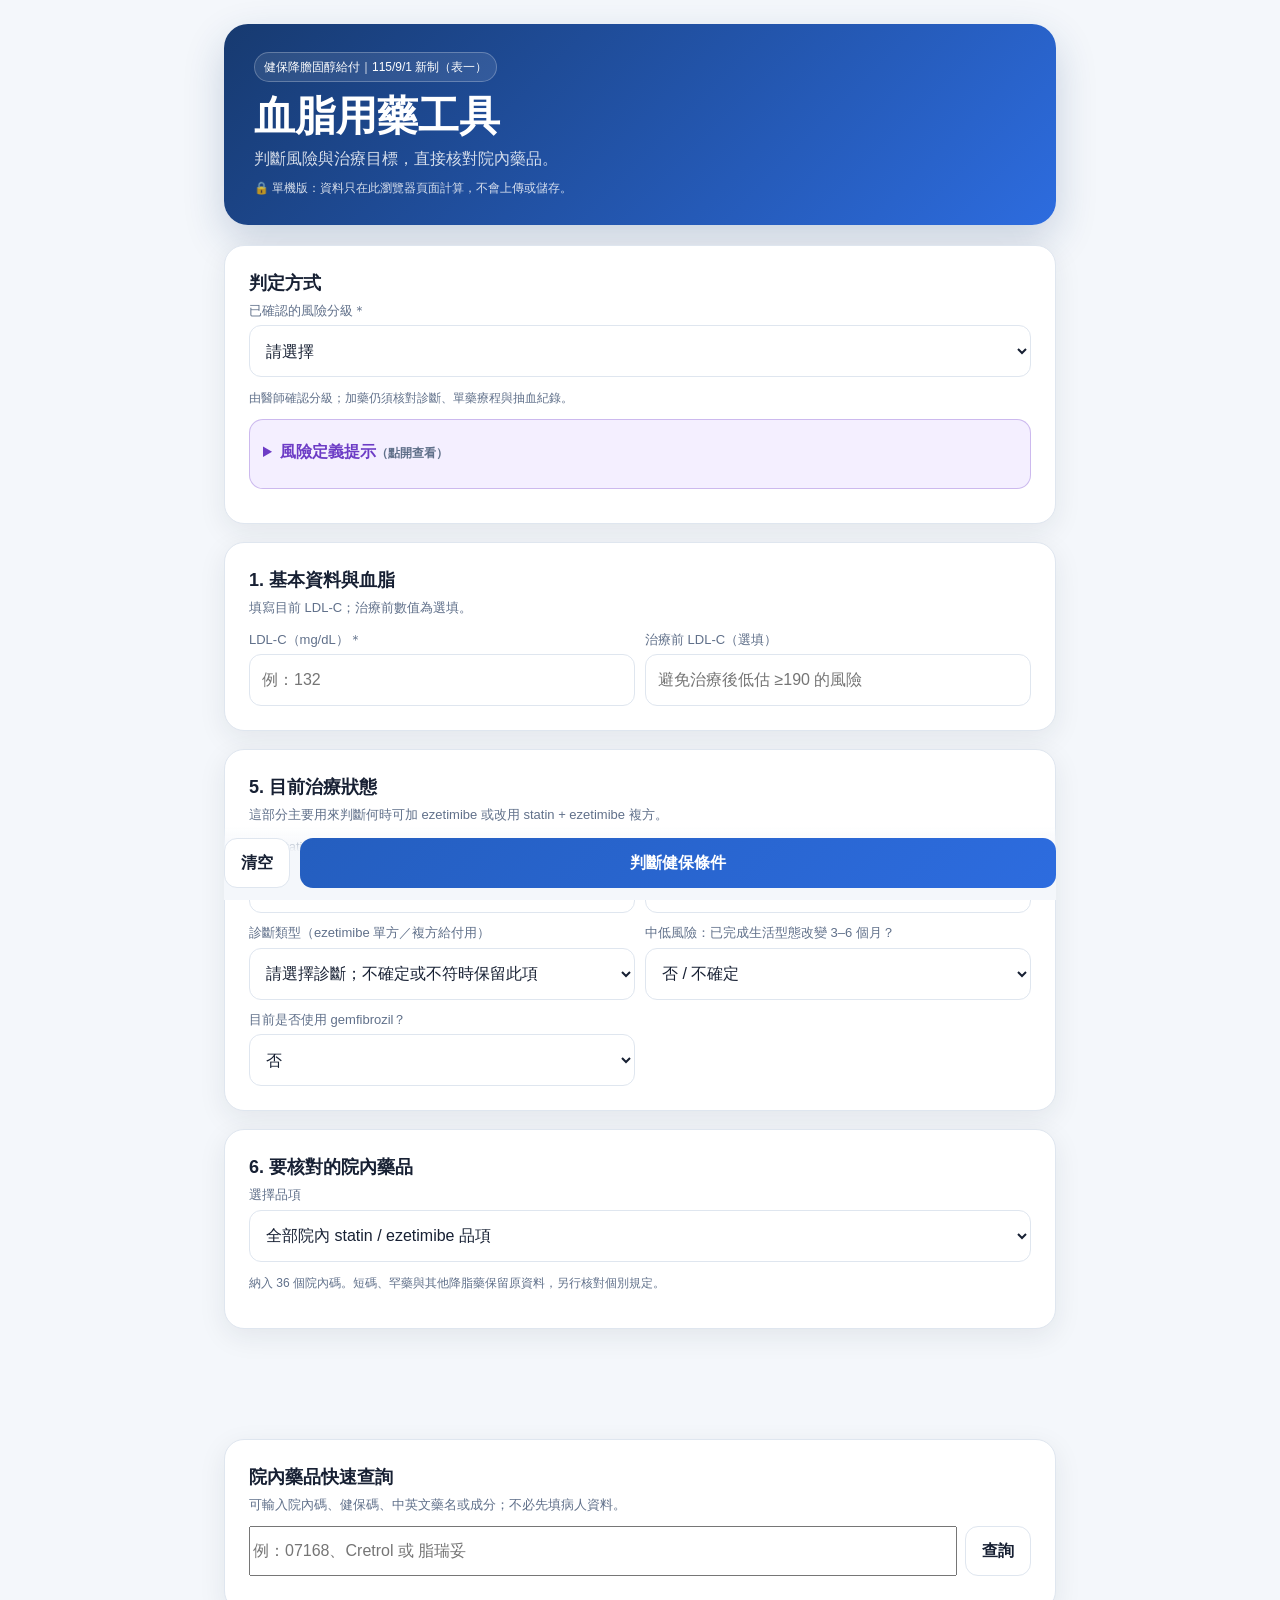
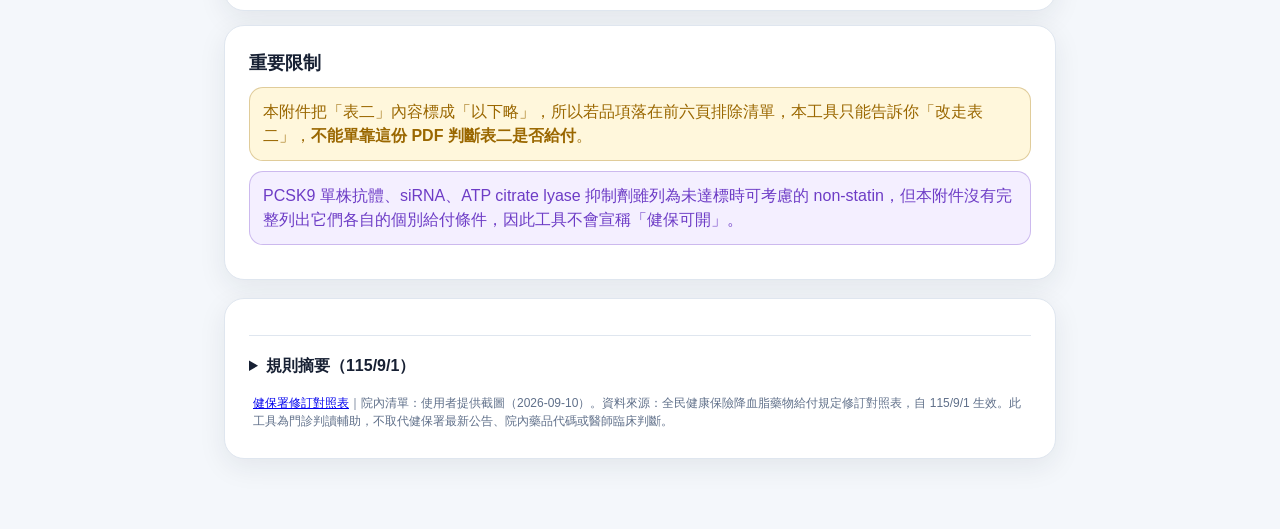
<file: lipid/index.html>
<!doctype html>
<html lang="zh-Hant">
<head>
<meta charset="utf-8" />
<meta name="viewport" content="width=device-width, initial-scale=1, viewport-fit=cover" />
<meta name="color-scheme" content="light" />
<title>血脂用藥工具｜我的工具箱</title>
<meta name="theme-color" content="#173a70">
<meta name="robots" content="noindex,nofollow">
<style>
:root{--bg:#f4f7fb;--card:#fff;--text:#172033;--muted:#60708a;--line:#dfe6ef;--accent:#2563eb;--accent2:#eef4ff;--ok:#147d4f;--okbg:#eaf8f1;--warn:#9a6700;--warnbg:#fff7dc;--bad:#b42318;--badbg:#fff0ee;--purple:#6d3cc6;--purplebg:#f4efff;--shadow:0 8px 28px rgba(22,34,51,.08)}

*{box-sizing:border-box}body{margin:0;background:var(--bg);color:var(--text);font-family:-apple-system,BlinkMacSystemFont,"Segoe UI","Noto Sans TC","PingFang TC","Microsoft JhengHei",sans-serif;line-height:1.5}button,input,select{font:inherit}.wrap{max-width:980px;margin:auto;padding:18px 14px 70px}.back{display:inline-flex;align-items:center;gap:7px;min-height:44px;margin-bottom:6px;color:var(--accent);font-weight:700;text-decoration:none}.back:hover{text-decoration:underline}.back:focus-visible{outline:3px solid color-mix(in srgb,var(--accent) 28%,transparent);outline-offset:3px;border-radius:6px}.hero{padding:18px 4px 8px}.hero h1{font-size:26px;line-height:1.2;margin:0 0 6px}.hero p{margin:0;color:var(--muted)}.badge{display:inline-flex;align-items:center;gap:6px;border:1px solid var(--line);border-radius:999px;padding:5px 9px;font-size:12px;color:var(--muted);background:var(--card);margin-bottom:10px}.privacy{font-size:12px;color:var(--muted);margin-top:8px}.grid{display:grid;gap:14px}.card{background:var(--card);border:1px solid var(--line);border-radius:18px;padding:16px;box-shadow:var(--shadow)}.card h2{font-size:18px;margin:0 0 4px}.card .sub{color:var(--muted);font-size:13px;margin-bottom:12px}.fields{display:grid;grid-template-columns:repeat(2,minmax(0,1fr));gap:10px}.field label{display:block;font-size:13px;color:var(--muted);margin-bottom:5px}.field input,.field select{width:100%;padding:11px 12px;border:1px solid var(--line);border-radius:12px;background:var(--card);color:var(--text);outline:none}.field input:focus,.field select:focus{border-color:var(--accent);box-shadow:0 0 0 3px color-mix(in srgb,var(--accent) 15%,transparent)}.checks{display:grid;grid-template-columns:repeat(2,minmax(0,1fr));gap:8px}.check{display:flex;align-items:flex-start;gap:9px;border:1px solid var(--line);border-radius:12px;padding:10px;background:color-mix(in srgb,var(--card) 96%,var(--bg))}.check input{margin-top:3px;transform:scale(1.1)}.check b{font-size:14px}.check small{display:block;color:var(--muted);margin-top:2px}.sectionlabel{font-size:13px;font-weight:700;color:var(--muted);margin:14px 0 8px}.metbox{border:1px dashed var(--line);border-radius:14px;padding:11px;margin-top:10px}.metcount{margin-top:8px;font-size:13px;color:var(--muted)}.actions{display:flex;gap:10px;position:sticky;bottom:0;padding:12px 0;background:linear-gradient(to top,var(--bg) 65%,transparent);z-index:5}.btn{border:0;border-radius:13px;padding:12px 16px;font-weight:750;cursor:pointer}.primary{background:var(--accent);color:white;flex:1}.secondary{background:var(--card);color:var(--text);border:1px solid var(--line)}.results{display:none}.resultTop{display:flex;gap:12px;align-items:flex-start;flex-wrap:wrap}.riskpill{font-size:14px;font-weight:800;padding:7px 10px;border-radius:999px;background:var(--accent2);color:var(--accent)}.big{font-size:24px;font-weight:850;line-height:1.15}.muted{color:var(--muted)}.metricGrid{display:grid;grid-template-columns:repeat(3,1fr);gap:8px;margin:14px 0}.metric{border:1px solid var(--line);border-radius:14px;padding:11px}.metric span{display:block;color:var(--muted);font-size:12px}.metric b{font-size:19px}.notice{border-radius:14px;padding:12px 13px;margin:10px 0;border:1px solid transparent}.ok{background:var(--okbg);color:var(--ok);border-color:color-mix(in srgb,var(--ok) 30%,transparent)}.warn{background:var(--warnbg);color:var(--warn);border-color:color-mix(in srgb,var(--warn) 30%,transparent)}.bad{background:var(--badbg);color:var(--bad);border-color:color-mix(in srgb,var(--bad) 30%,transparent)}.purple{background:var(--purplebg);color:var(--purple);border-color:color-mix(in srgb,var(--purple) 30%,transparent)}.drugrow{border-top:1px solid var(--line);padding:12px 0}.drugrow:first-child{border-top:0}.drugtitle{display:flex;justify-content:space-between;gap:10px;align-items:flex-start}.status{white-space:nowrap;border-radius:999px;padding:4px 8px;font-size:12px;font-weight:800}.status.ok{border:0}.status.warn{border:0}.status.bad{border:0}.status.purple{border:0}.why{font-size:13px;color:var(--muted);margin-top:4px}.timeline{margin:8px 0 0;padding-left:20px}.timeline li{margin:5px 0}.codebox{display:flex;gap:8px}.codebox input{flex:1}.codeResult{margin-top:10px}.matches{max-height:260px;overflow:auto;margin-top:8px;border-top:1px solid var(--line)}.match{padding:9px 0;border-bottom:1px solid var(--line);font-size:13px}.match code{font-weight:800;color:var(--accent)}details{border-top:1px solid var(--line);margin-top:12px;padding-top:10px}summary{cursor:pointer;font-weight:750}.tiny{font-size:12px;color:var(--muted)}.source{font-size:12px;color:var(--muted);padding:4px}.hl{font-weight:800}.split{display:grid;grid-template-columns:1.2fr .8fr;gap:14px}.switchline{display:flex;justify-content:space-between;align-items:center;gap:12px;margin-top:8px}.switch{position:relative;width:48px;height:28px;flex:none}.switch input{display:none}.slider{position:absolute;inset:0;border-radius:999px;background:#adb8c8;transition:.2s}.slider:before{content:"";position:absolute;width:22px;height:22px;left:3px;top:3px;border-radius:50%;background:white;transition:.2s;box-shadow:0 1px 4px rgba(0,0,0,.25)}.switch input:checked+.slider{background:var(--accent)}.switch input:checked+.slider:before{transform:translateX(20px)}
@media(max-width:720px){.fields,.checks,.split{grid-template-columns:1fr}.metricGrid{grid-template-columns:1fr 1fr}.hero h1{font-size:23px}.card{border-radius:16px;padding:14px}.wrap{padding-left:10px;padding-right:10px}.actions{padding-bottom:calc(12px + env(safe-area-inset-bottom))}}
.codebox input,.resultTop>div{min-width:0}.match{overflow-wrap:anywhere}.btn{min-height:44px;touch-action:manipulation}
@media(max-width:420px){.metricGrid{grid-template-columns:1fr}.codebox{display:grid;grid-template-columns:minmax(0,1fr) auto}.codebox .btn{padding-left:12px;padding-right:12px}}

.wrap{max-width:860px;padding-top:24px}.hero{padding:28px 30px;margin-bottom:20px;border-radius:24px;background:linear-gradient(135deg,#173a70,#2d6cdf);color:white;box-shadow:0 16px 42px #173a7033}.hero h1{font-size:clamp(1.9rem,7vw,2.55rem)}.hero p,.hero .privacy{color:#ffffffd0}.hero .badge{background:#ffffff18;color:white;border-color:#ffffff40}.card{padding:24px;border-radius:20px}.grid{gap:18px}.field input,.field select{min-height:52px}.check{min-height:48px}.primary{background:linear-gradient(135deg,#245ebf,#2d6cdf)}.split{grid-template-columns:1fr}.status{white-space:normal;flex-shrink:0;max-width:48%}.codeResult{max-height:440px;overflow:auto}.hero .privacy{font-size:12px}.error{color:#b42318;background:#fff0ee;border-radius:12px;padding:12px}.error:empty{display:none}summary{min-height:44px;padding:8px 0}.drugrow{overflow-wrap:anywhere}.field{min-width:0}select{max-width:100%}.back:focus-visible,button:focus-visible,summary:focus-visible{outline:3px solid #2d6cdf;outline-offset:3px}
@media(max-width:560px){.wrap{padding:8px 10px 50px}.hero{padding:24px 21px}.card{padding:18px 15px}.drugtitle{flex-wrap:wrap}.status{max-width:100%}}
</style>
<style>[hidden]{display:none!important}</style>
</head>
<body>
<div class="wrap">
  <div class="hero">
    <div class="badge">健保降膽固醇給付｜115/9/1 新制（表一）</div>
    <h1>血脂用藥工具</h1>
    <p>判斷風險與治療目標，直接核對院內藥品。</p>
    <div class="privacy">🔒 單機版：資料只在此瀏覽器頁面計算，不會上傳或儲存。</div>
    <div id="jsStatus" class="privacy">⚠️ 若此行一直顯示，代表目前預覽器可能封鎖 JavaScript；請重新整理網站，或用 Safari 開啟網站連結。</div>
  </div>

  <div class="grid">
    <div class="card">
      <h2>判定方式</h2>
      <select id="mode" hidden aria-hidden="true"><option value="quick">醫師確認分級</option></select>
      <div class="field" id="tierField"><label for="riskTier">已確認的風險分級＊</label><select id="riskTier"></select></div>
      <p class="tiny">由醫師確認分級；加藥仍須核對診斷、單藥療程與抽血紀錄。</p>
      <details id="riskDefinitions" class="notice purple">
        <summary><b>風險定義提示</b><span class="tiny">（點開查看）</span></summary>
        <div class="tiny">
          <p><b>極高風險：</b>例如 CAD 合併一年內 MI、≥2 次 MI、多支冠狀動脈阻塞、ACS＋DM、PAD／頸動脈狹窄等。</p>
          <p><b>非常高風險：</b>已確診 ASCVD、PCI／CABG、特定 ischemic stroke／TIA、PAD，或影像證實 ≥50% 狹窄。</p>
          <p><b>高風險：</b>DM、透析前 CKD（UACR ≥30 mg/g 或 eGFR &lt;60，持續 ≥3 個月）、LDL-C ≥190、CAC ≥400。</p>
          <p><b>中風險：</b>具有 2 項（含）以上心血管風險因子。</p>
          <p><b>低風險：</b>具有 1 項心血管風險因子。</p>
          <p><b>0 項心血管風險因子：</b>無上述心血管風險因子。</p>
        </div>
      </details>
    </div>
    <div class="card">
      <h2>1. 基本資料與血脂</h2>
      <div class="sub">填寫目前血脂與年齡；未勾選的診斷視為沒有，請確認後分析。</div>
      <div class="fields">
        <div class="field"><label>性別</label><select id="sex"><option value="M">男性</option><option value="F">女性</option></select></div>
        <div class="field"><label>年齡（歲）＊</label><input id="age" type="number" inputmode="numeric" min="0" placeholder="例：58"></div>
        <div class="field"><label>LDL-C（mg/dL）＊</label><input id="ldl" type="number" inputmode="decimal" min="0" step="any" placeholder="例：132"></div>
        <div class="field"><label>HDL-C（mg/dL）＊</label><input id="hdl" type="number" inputmode="decimal" min="0" step="any" placeholder="例：42"></div>
        <div class="field"><label>總膽固醇（選填）</label><input id="tc" type="number" inputmode="decimal" min="0" step="any" placeholder="可自動算 non-HDL-C"></div>
        <div class="field"><label>治療前 LDL-C（選填）</label><input id="baseline" type="number" min="0" step="any" placeholder="避免治療後低估 ≥190 的風險"></div>
<div class="field"><label>目前是否透析</label><select id="dialysis"><option value="no">否</option><option value="yes">是</option></select></div>
      </div>
    </div>

    <div class="card">
      <h2>2. ASCVD / 極高與非常高風險條件</h2>
      <div class="sub">勾選已明確成立的診斷或病史。若只是做過診斷性 CAG，請不要勾「血管再通術」。</div>
      <div class="checks">
        <label class="check"><input id="cad" type="checkbox"><span><b>冠狀動脈疾病（CAD）</b><small>確診 CAD 至少列為非常高風險；有組合條件時列為極高風險</small></span></label>
        <label class="check"><input id="mi1y" type="checkbox"><span><b>一年內曾心肌梗塞</b></span></label>
        <label class="check"><input id="mi2" type="checkbox"><span><b>≥2 次心肌梗塞病史</b></span></label>
        <label class="check"><input id="multivessel" type="checkbox"><span><b>多支冠狀動脈阻塞</b></span></label>
        <label class="check"><input id="acs" type="checkbox"><span><b>急性冠心症（ACS）病史</b><small>公告未再細分 ACS 定義</small></span></label>
        <label class="check"><input id="carotid" type="checkbox"><span><b>頸動脈狹窄</b><small>供 CAD / PAD 合併頸動脈狹窄的極高風險判斷</small></span></label>
        <label class="check"><input id="pad" type="checkbox"><span><b>周邊動脈疾病（PAD）</b><small>若有血管再通術、肢體缺血症狀或截肢，可符合非常高風險</small></span></label>
        <label class="check"><input id="padClinical" type="checkbox"><span><b>PAD 曾血管再通、肢體缺血症狀或截肢</b><small>符合公告的非常高風險 PAD 條件</small></span></label>
<label class="check"><input id="revasc" type="checkbox"><span><b>接受過血管再通術</b><small>PCI（介入治療）或 CABG；單純 diagnostic CAG 不勾</small></span></label>
        <label class="check"><input id="stroke" type="checkbox"><span><b>缺血性 stroke / TIA + 動脈硬化相關疾病或病史</b></span></label>
        <label class="check"><input id="plaque50" type="checkbox"><span><b>影像顯著斑塊 ≥50% 直徑狹窄</b><small>CAG、冠狀/周邊 CT、頸動脈/周邊血管超音波</small></span></label>
      </div>
    </div>

    <div class="card">
      <h2>3. 高風險條件</h2>
      <div class="checks">
        <label class="check"><input id="dm" type="checkbox"><span><b>糖尿病</b></span></label>
        <label class="check"><input id="cac400" type="checkbox"><span><b>CAC ≥400</b></span></label>
        <label class="check"><input id="ckd" type="checkbox"><span><b>CKD 符合公告條件</b><small>未透析，UACR ≥30 mg/g 或 eGFR &lt;60，持續 ≥3 個月</small></span></label>
      </div>
      <div class="notice warn" id="dialysisNote" style="display:none">公告把高風險 CKD 定義為「進入透析治療前」；已透析個案無法單靠這份修訂表判定此項。</div>
      <div class="tiny" style="margin-top:8px">目前或治療前 LDL-C ≥190 mg/dL 會自動判定為高風險。</div>
    </div>

    <div class="card">
      <h2>4. 一般心血管風險因子</h2>
      <div class="sub">只有在不符合「高風險以上」時，才用下列項目數量分成中 / 低 / 0 項。</div>
      <div class="checks">
        <label class="check"><input id="htn" type="checkbox"><span><b>高血壓</b></span></label>
        <label class="check"><input id="fhx" type="checkbox"><span><b>早發性冠心病家族史</b><small>男性 ≤55、女性 ≤65</small></span></label>
        <label class="check"><input id="smoke" type="checkbox"><span><b>抽菸</b></span></label>
      </div>
      <div class="metbox">
        <div class="sectionlabel" style="margin-top:0">代謝症候群（5 項中 ≥3 項，整體算 1 個風險因子）</div>
        <div class="checks">
          <label class="check"><input class="met" id="metWaist" type="checkbox"><span><b>腹部肥胖</b><small>男 ≥90 cm；女 ≥80 cm</small></span></label>
          <label class="check"><input class="met" id="metBp" type="checkbox"><span><b>BP ≥130/85 或使用降壓藥</b></span></label>
          <label class="check"><input class="met" id="metGlu" type="checkbox"><span><b>FPG ≥100 或使用糖尿病藥</b></span></label>
          <label class="check"><input class="met" id="metTg" type="checkbox"><span><b>TG ≥150 或使用治療 TG 藥物</b></span></label>
          <label class="check"><input class="met" id="metHdl" type="checkbox"><span><b>HDL 偏低（依實測值自動判定）</b><small>男 &lt;40；女 &lt;50</small></span></label>
        </div>
        <div class="metcount" id="metCount">目前 0 / 5 項 → 尚不符合代謝症候群</div>
      </div>
    </div>

    <div class="card">
      <h2>5. 目前治療狀態</h2>
      <div class="sub">這部分主要用來判斷何時可加 ezetimibe 或改用 statin + ezetimibe 複方。</div>
      <div class="fields">
        <div class="field"><label>既往 statin 單一治療療程</label>
          <select id="statinStatus"></select>
        </div>
        <div class="field"><label for="records">單藥用藥時間與療程後抽血紀錄完整？</label><select id="records"><option value="no">否／待確認</option><option value="yes">是（先前表一或表二 statin 皆可採計）</option></select></div>
        <div class="field"><label>診斷類型（ezetimibe 單方／複方給付用）</label>
          <select id="ezDx"></select>
        </div>
        <div class="field"><label>中低風險：已完成生活型態改變 3–6 個月？</label>
          <select id="lifestyle"><option value="no">否 / 不確定</option><option value="yes">是</option></select>
        </div>
        <div class="field"><label>目前是否使用 gemfibrozil？</label>
          <select id="gem"><option value="no">否</option><option value="yes">是</option></select>
        </div>
      </div>
    </div>

    <div class="card"><h2>6. 要核對的院內藥品</h2><div class="field"><label for="hospitalDrug">選擇品項</label><select id="hospitalDrug"></select></div><p class="tiny">納入 36 個院內碼。短碼、罕藥與其他降脂藥保留原資料，另行核對個別規定。</p></div>
<div id="error" class="error" role="alert"></div>
<div class="actions">
      <button class="btn secondary" id="reset" type="button">清空</button>
      <button class="btn primary" id="calc" type="button">判斷健保條件</button>
    </div>

    <div class="card results" id="results" aria-live="polite">
      <div class="resultTop"><span class="riskpill" id="riskpill"></span><div><div class="big" id="headline"></div><div class="muted" id="reason"></div></div></div>
      <div class="metricGrid">
        <div class="metric"><span>開始用藥的 LDL 門檻</span><b id="startThreshold"></b></div>
        <div class="metric"><span>希望降到的 LDL 目標</span><b id="ldlGoal"></b></div>
        <div class="metric"><span>non-HDL 目標（次要指標）</span><b id="nonHdlGoal"></b></div>
      </div>
      <div id="eligibility"></div>
      <h2 style="margin-top:18px">院內品項判讀</h2>
      <div id="drugAdvice"></div>
      <h2 style="margin-top:18px">何時追蹤血脂</h2>
      <div id="followup"></div>
      <details><summary>查看這次判定用了哪些條件</summary><div class="tiny" id="debug" style="margin-top:8px"></div></details>
    </div>

    <div class="split">
      <div class="card">
        <h2>院內藥品快速查詢</h2>
        <div class="sub">可輸入院內碼、健保碼、中英文藥名或成分；不必先填病人資料。</div>
        <div class="codebox"><input id="codeSearch" aria-label="院內藥品查詢" placeholder="例：07168、Cretrol 或 脂瑞妥"><button class="btn secondary" id="codeBtn" type="button">查詢</button></div>
        <div class="codeResult" id="codeResult"></div>
      </div>
      <div class="card">
        <h2>重要限制</h2>
        <div class="notice warn">本附件把「表二」內容標成「以下略」，所以若品項落在前六頁排除清單，本工具只能告訴你「改走表二」，<b>不能單靠這份 PDF 判斷表二是否給付</b>。</div>
        <div class="notice purple">PCSK9 單株抗體、siRNA、ATP citrate lyase 抑制劑雖列為未達標時可考慮的 non-statin，但本附件沒有完整列出它們各自的個別給付條件，因此工具不會宣稱「健保可開」。</div>
      </div>
    </div>

    <div class="card">
      <details><summary>規則摘要（115/9/1）</summary>
        <ul class="timeline" id="ruleSummary"></ul>
      </details>
      <div class="source"><a href="https://www.nhi.gov.tw/ch/dl-100842-f34d34af17374f04ae02e87f1ea8ac56-1.pdf" target="_blank" rel="noopener">健保署修訂對照表</a>｜院內清單：使用者提供截圖（2026-09-10）。資料來源：全民健康保險降血脂藥物給付規定修訂對照表，自 115/9/1 生效。此工具為門診判讀輔助，不取代健保署最新公告、院內藥品代碼或醫師臨床判斷。</div>
    </div>
  </div>
</div>

<script type="module" src="./app.mjs"></script>
</body>
</html>
</file>
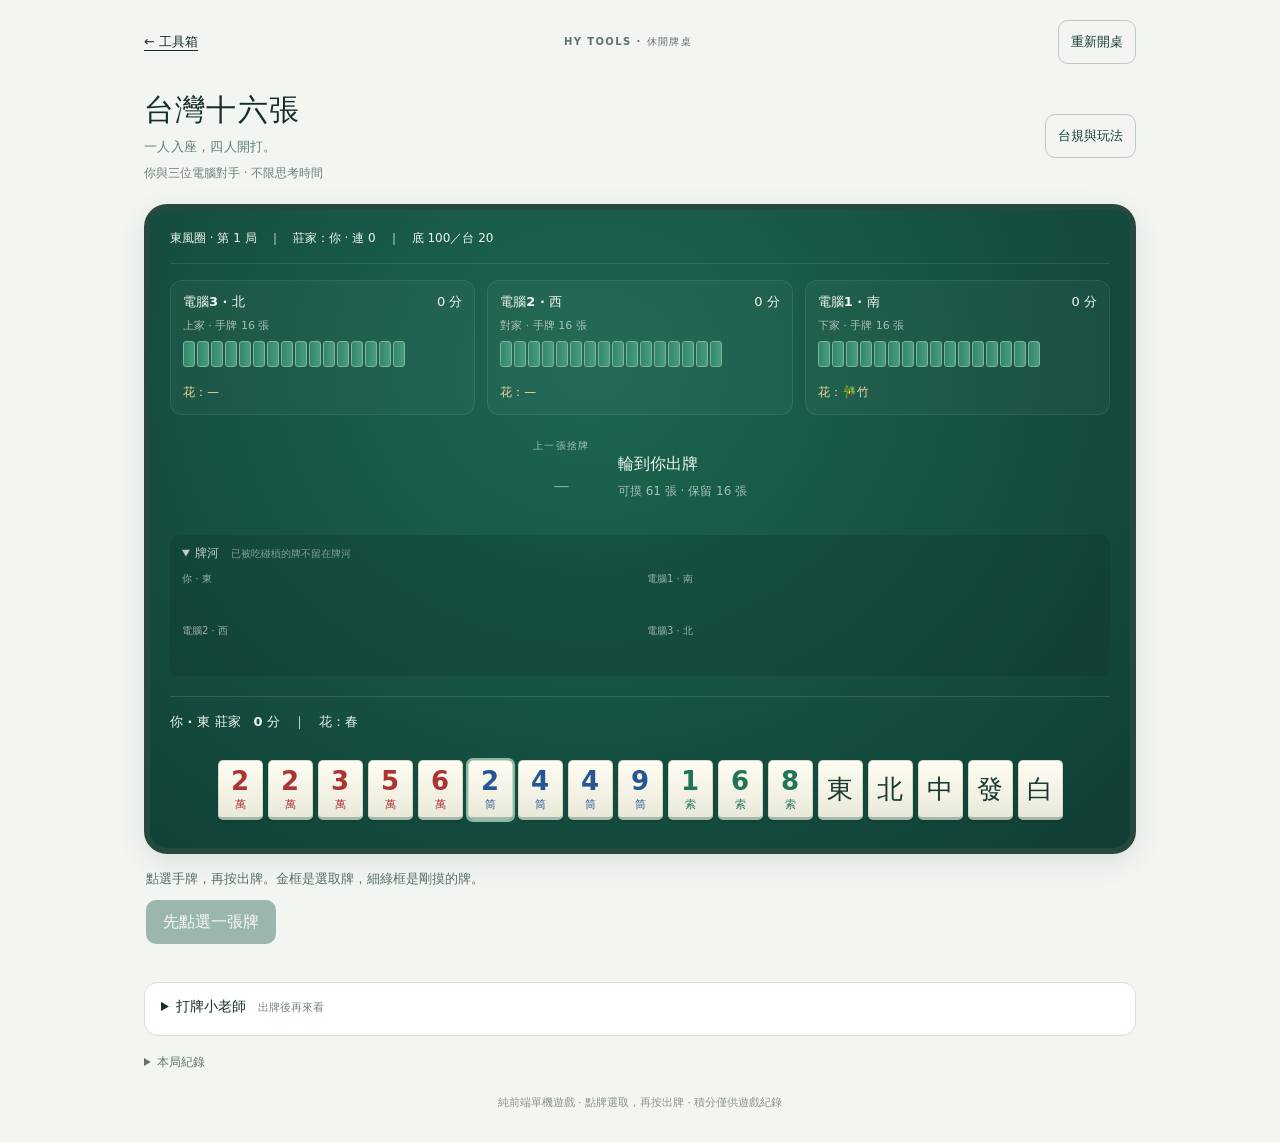
<file: mahjong/index.html>
<!doctype html>
<html lang="zh-Hant">
<head>
  <meta charset="utf-8"><meta name="viewport" content="width=device-width,initial-scale=1,viewport-fit=cover">
  <meta name="theme-color" content="#103e34"><meta name="robots" content="noindex,nofollow">
  <title>台灣十六張｜HY Tools</title>
  <link rel="icon" href="../assets/icon.svg" type="image/svg+xml"><link rel="stylesheet" href="style.css">
</head>
<body>
<main>
  <header><a href="../">← 工具箱</a><span class="eyebrow">HY TOOLS · 休閒牌桌</span><button id="restart" class="quiet">重新開桌</button></header>
  <div class="heading"><div><h1>台灣十六張<span>一人入座，四人開打。</span></h1><p>你與三位電腦對手 · 不限思考時間</p></div><button id="rulesButton" class="quiet">台規與玩法</button></div>
  <section class="table" aria-label="麻將牌桌">
    <div id="roundBar" class="round-bar"></div>
    <div id="opponents" class="opponents"></div>
    <div class="center"><div><span class="eyebrow">上一張捨牌</span><div id="lastTile"></div></div><div class="center-copy"><strong id="status" role="status" aria-live="polite"></strong><span id="wall"></span></div></div>
    <details class="river-panel" open><summary>牌河 <small>已被吃碰槓的牌不留在牌河</small></summary><div id="rivers" class="rivers"></div></details>
    <section class="own" aria-label="你的手牌"><div id="ownMeta" class="own-meta"></div><div id="ownMelds" class="melds"></div><div id="hand" class="hand"></div></section>
  </section>
  <section class="action-panel" aria-label="操作區"><p id="hint"></p><div id="actions" class="actions"></div></section>
  <section id="result" class="result" hidden aria-live="polite"></section>
  <details id="teacher" class="teacher"><summary><strong>打牌小老師</strong><span id="teacherCount">出牌後再來看</span></summary>
    <p class="coach-note">依你出牌當下的手牌與公開牌面，比較聽牌距離和有效進張。未見張數含對手暗牌與保留牌，不是摸到機率；未評估防守、做大牌或未來牌序。</p>
    <div id="teacherLatest"></div>
    <details id="teacherRound"><summary id="teacherRoundLabel">本局回顧</summary><div id="teacherReview"></div></details>
  </details>
  <details class="log"><summary>本局紀錄</summary><ol id="history"></ol></details>
  <footer>純前端單機遊戲 · 點牌選取，再按出牌 · 積分僅供遊戲紀錄</footer>
</main>
<dialog id="rulesDialog"><div class="dialog-head"><h2>這桌怎麼打</h2><button id="closeRules" class="quiet">關閉</button></div><p>144 張含八花；莊家 17 張，閒家 16 張。湊成五組順子／刻子／槓與一對將即可胡牌，允許零台胡。</p><ul><li>只能吃上家；胡優先於碰槓，碰槓優先於吃。同時可胡採單響，距離放槍者最近者優先。</li><li>吃、碰後要出牌；槓、花自動從牌尾補牌。保留 16 張，不加槓尾；牌牆用盡即流局。</li><li>放過可胡的捨牌或加槓張後，直到下次摸牌才可再胡他家。暗槓不可搶，補花不算槓上開花。</li><li>門風隨莊家轉動。莊家胡則連莊；流局留莊、不加連莊。四次換莊後換圈風，可持續玩。</li><li>牌型台數不封頂，特殊胡牌依下表。未採用宣告聽牌、天聽、地聽、人胡、哩咕哩咕、八對半、包牌及四槓流局。</li><li>本桌計分：底 100 分、每台 20 分。放槍者單獨付，自摸三家各付；涉及莊家的收付才加莊連台。離開或重新整理會重開，沒有存檔。</li></ul><p class="note">台灣麻將沒有單一通用台規；以下是本遊戲的固定版本。</p><div class="table-scroll"><table><thead><tr><th>項目</th><th>台數</th><th>採用方式</th></tr></thead><tbody id="ruleRows"></tbody></table></div><p>查核參考：<a href="https://pocket.funclub.com.tw/rule" target="_blank" rel="noopener">口袋麻將牌型表</a>、<a href="https://twgame.net/rule.php" target="_blank" rel="noopener">台灣大亨規則</a>。本桌採用上表，不完全等同任一平台。</p></dialog>
<script type="module" src="app.mjs"></script>
</body></html>
</file>
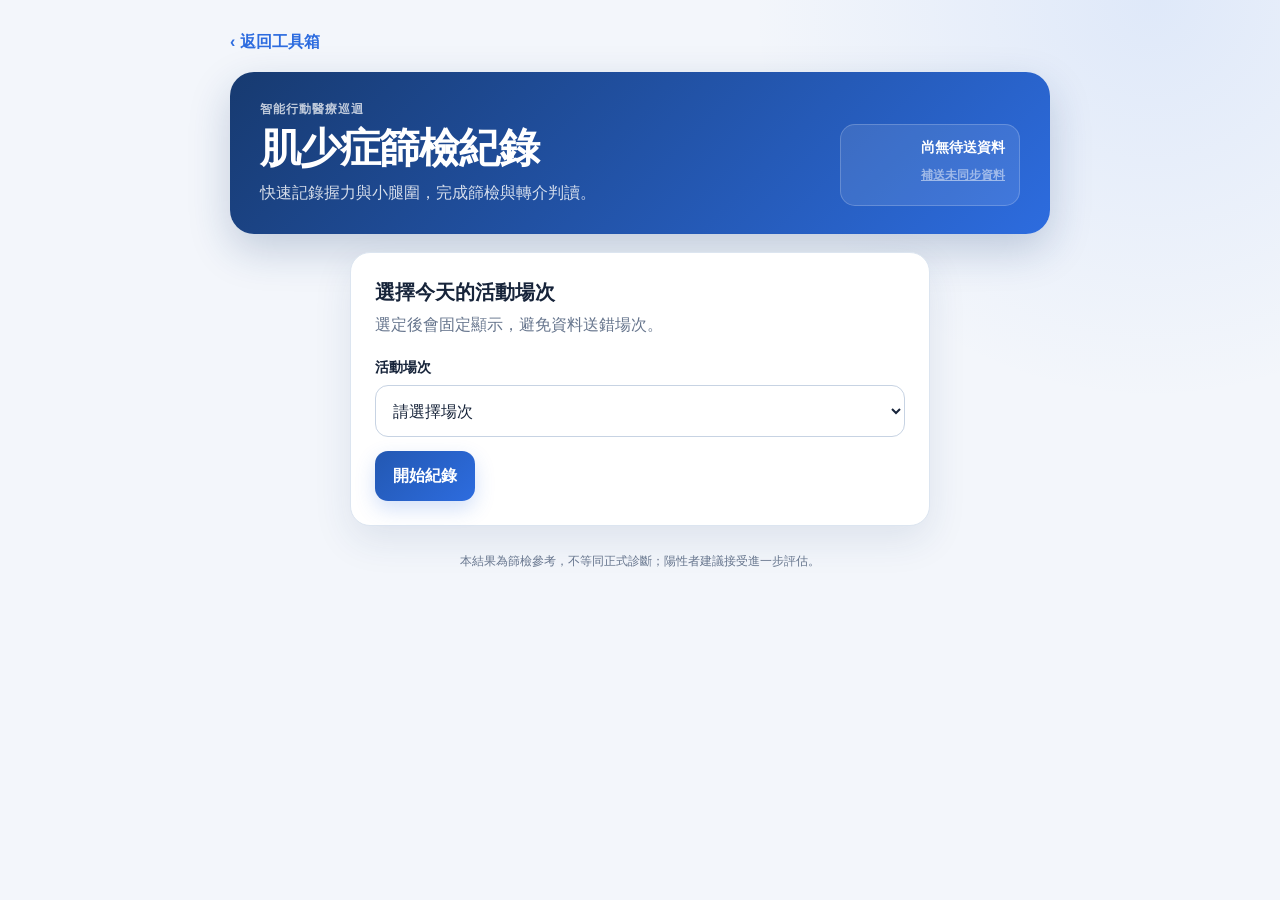
<file: sarcopenia/index.html>
<!DOCTYPE html>
<html lang="zh-Hant">
<head>
<meta charset="UTF-8">
<meta name="viewport" content="width=device-width,initial-scale=1,viewport-fit=cover">
<meta name="robots" content="noindex,nofollow">
<meta name="theme-color" content="#173a70">
<title>智能車肌少症篩檢紀錄工具</title>
<link rel="stylesheet" href="styles.css">
</head>
<body>
<main class="page">
  <a class="back" href="../">‹ 返回工具箱</a>
  <header class="hero">
    <div>
      <p class="eyebrow">智能行動醫療巡迴</p>
      <h1>肌少症篩檢紀錄</h1>
      <p>快速記錄握力與小腿圍，完成篩檢與轉介判讀。</p>
    </div>
    <div class="sync-summary" aria-live="polite">
      <strong id="pendingCount">尚無待送資料</strong>
      <button id="retryButton" class="text-button" type="button" disabled>補送未同步資料</button>
    </div>
  </header>

  <section id="eventSetup" class="card event-setup" aria-labelledby="eventSetupTitle">
    <h2 id="eventSetupTitle">選擇今天的活動場次</h2>
    <p>選定後會固定顯示，避免資料送錯場次。</p>
    <label for="eventSelect">活動場次</label>
    <select id="eventSelect"><option value="">請選擇場次</option></select>
    <button id="confirmEvent" class="primary" type="button">開始紀錄</button>
  </section>

  <section id="workspace" hidden>
    <div class="event-bar">
      <div><span>目前場次</span><strong id="currentEventLabel"></strong></div>
      <button id="changeEvent" class="secondary small" type="button">更換場次</button>
    </div>
    <div id="configWarning" class="notice warning" role="status" hidden>
      <strong>此場次尚未完成 Google 試算表連結設定</strong>
      <span>紀錄可先保存在本機，設定完成後再補送。</span>
    </div>

    <form id="screeningForm" class="card" novalidate>
      <div class="section-title">
        <div><span class="step">01</span><h2>基本資料</h2></div>
        <span class="required-note">＊為必填</span>
      </div>
      <div class="form-grid">
        <div class="field full">
          <label for="participantNo">民眾編號＊</label>
          <input id="participantNo" name="participant_no" type="text" autocomplete="off" enterkeyhint="next" maxlength="40">
          <p class="field-error" data-error-for="participant_no"></p>
        </div>
        <fieldset class="field full age-entry">
          <legend>年齡＊</legend>
          <div class="segmented age-mode">
            <label><input type="radio" name="age_input_method" value="age" checked><span>直接輸入年齡</span></label>
            <label><input type="radio" name="age_input_method" value="roc_year"><span>輸入民國出生年</span></label>
          </div>
          <div id="agePanel" class="age-input-panel">
            <label for="age">實足年齡</label>
            <div class="input-unit"><input id="age" name="age" type="number" inputmode="numeric" min="50" max="130" step="1"><span>歲</span></div>
            <p class="field-error" data-error-for="age"></p>
          </div>
          <div id="rocYearPanel" class="age-input-panel" hidden>
            <label for="rocBirthYear">民國出生年</label>
            <div class="input-unit"><input id="rocBirthYear" name="roc_birth_year" type="number" inputmode="numeric" min="1" step="1"><span>年</span></div>
            <small id="computedAgeHint">將依今年年份換算約略年齡。</small>
            <p class="field-error" data-error-for="roc_birth_year"></p>
          </div>
        </fieldset>
        <fieldset class="field sex-field">
          <legend>性別＊</legend>
          <div class="segmented">
            <label><input type="radio" name="sex" value="male"><span>男性</span></label>
            <label><input type="radio" name="sex" value="female"><span>女性</span></label>
          </div>
          <p class="field-error" data-error-for="sex"></p>
        </fieldset>
      </div>

      <div class="section-title measurements">
        <div><span class="step">02</span><h2>量測結果</h2></div>
      </div>
      <div class="form-grid">
        <div class="field">
          <label for="grip">最大握力＊</label>
          <div class="input-unit"><input id="grip" name="grip_strength_kg" type="number" inputmode="decimal" min="0" max="100" step="0.1"><span>kg</span></div>
          <small>依現場 SOP 完成雙手量測後，輸入最大值。</small>
          <p class="field-error" data-error-for="grip_strength_kg"></p>
        </div>
        <div class="field">
          <label for="calf">小腿圍＊</label>
          <div class="input-unit"><input id="calf" name="calf_circumference_cm" type="number" inputmode="decimal" min="10" max="80" step="0.1"><span>cm</span></div>
          <small>依現場統一 SOP 量測並輸入數值。</small>
          <p class="field-error" data-error-for="calf_circumference_cm"></p>
        </div>
      </div>
      <label class="check-row">
        <input id="gripSpecial" name="grip_special_cause" type="checkbox">
        <span><strong>握力有特殊影響原因</strong><small>此項檢驗數值僅供參考，不會改變自動判讀。</small></span>
      </label>

      <div id="formError" class="notice error" role="alert" hidden></div>
      <button id="submitButton" class="primary submit" type="submit">儲存並送出</button>
    </form>

    <section id="resultCard" class="result-card" aria-live="polite" hidden>
      <span id="resultIcon" class="result-icon" aria-hidden="true"></span>
      <p class="result-kicker">篩檢結果</p>
      <h2 id="resultTitle"></h2>
      <p id="resultReason" class="result-reason"></p>
      <p id="resultAdvice"></p>
      <p id="specialNote" class="special-note" hidden>握力可能受特殊原因影響，本次數值僅供參考。</p>
      <div id="syncStatus" class="sync-status"></div>
      <button id="nextButton" class="primary" type="button">下一位</button>
    </section>

    <details class="data-tools">
      <summary>本機資料管理</summary>
      <p>本機紀錄僅保存在這台裝置的瀏覽器。活動結束後請依現場 SOP 處理。</p>
      <div class="tool-actions">
        <button id="exportButton" class="secondary" type="button">匯出 CSV 備份</button>
        <button id="clearButton" class="danger-button" type="button">清除本機資料</button>
      </div>
    </details>
  </section>

  <footer>本結果為篩檢參考，不等同正式診斷；陽性者建議接受進一步評估。</footer>
</main>

<dialog id="duplicateDialog">
  <form method="dialog" class="dialog-card">
    <h2>發現重複編號</h2>
    <p>此編號在目前場次已有紀錄，請先核對。</p>
    <div class="dialog-actions">
      <button value="cancel" class="secondary">返回修改</button>
      <button value="confirm" class="primary">確認仍要新增</button>
    </div>
  </form>
</dialog>

<script type="module" src="app.mjs?v=17"></script>
</body>
</html>
</file>
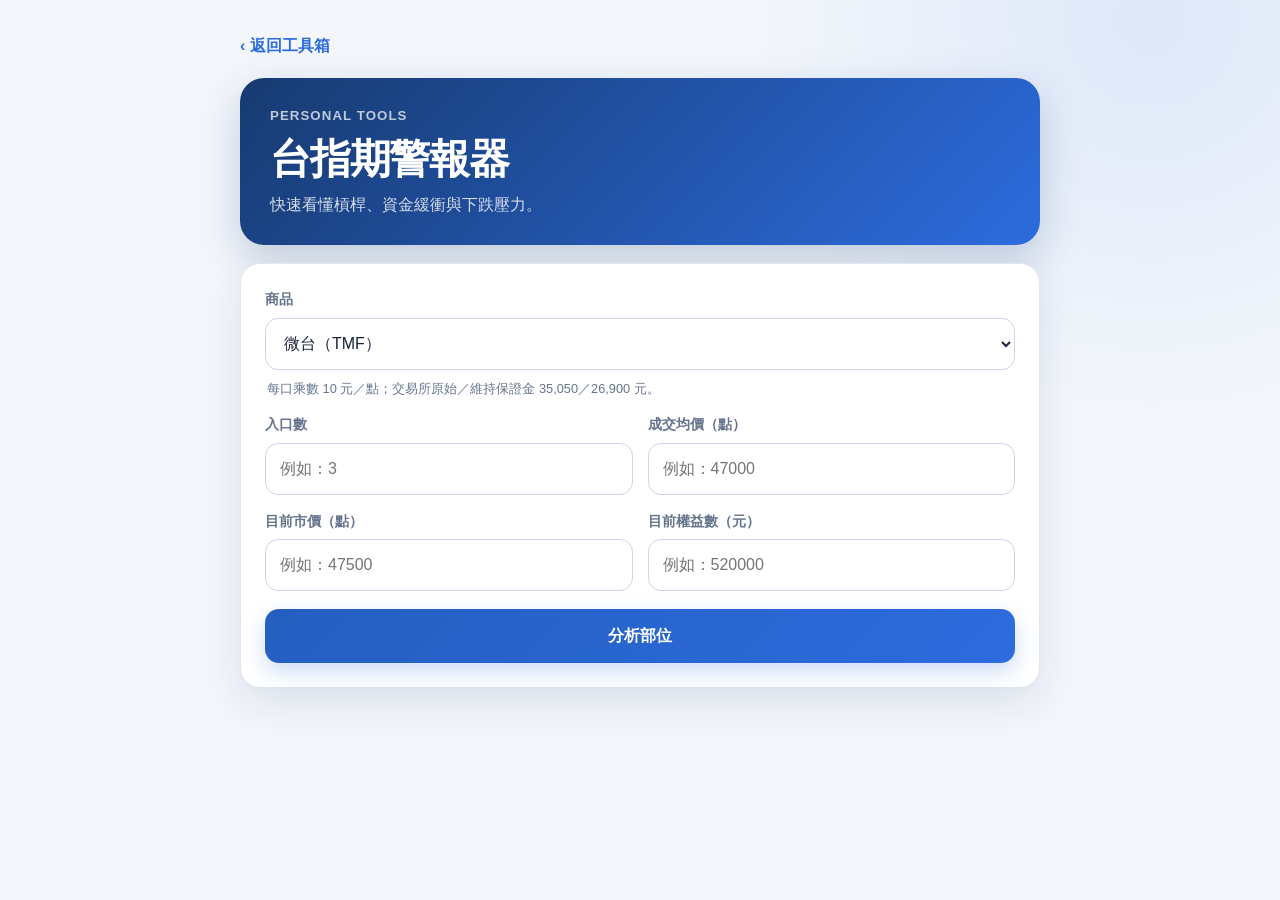
<file: taifex-alert/index.html>
<!DOCTYPE html>
<html lang="zh-Hant">
<head>
<meta charset="UTF-8">
<meta name="viewport" content="width=device-width,initial-scale=1,viewport-fit=cover">
<meta name="robots" content="noindex,nofollow">
<meta name="theme-color" content="#173a70">
<title>台指期警報器｜我的工具箱</title>
<style>
:root{color-scheme:light;--navy:#173a70;--blue:#2d6cdf;--ink:#17243a;--muted:#66758d;--line:#dfe6f0;--surface:#fff;--bg:#f3f6fb;--green:#12805c;--amber:#a96500;--red:#c43228;--shadow:0 14px 38px rgba(30,58,104,.11)}
*{box-sizing:border-box}html{scroll-behavior:smooth}body{margin:0;min-height:100vh;background:radial-gradient(circle at 90% 2%,rgba(77,136,236,.13),transparent 25rem),var(--bg);color:var(--ink);font-family:-apple-system,BlinkMacSystemFont,"Segoe UI","Noto Sans TC","PingFang TC","Microsoft JhengHei",sans-serif;font-size:16px;line-height:1.55}button,input,select{font:inherit}.page{width:min(100% - 32px,800px);margin:auto;padding:24px 0 64px}.back{display:inline-flex;align-items:center;min-height:44px;margin-bottom:10px;color:var(--blue);font-weight:750;text-decoration:none}.hero{padding:28px 30px;border-radius:24px;background:linear-gradient(135deg,var(--navy),#2d6cdf);color:#fff;box-shadow:0 16px 42px rgba(23,58,112,.22)}.eyebrow{margin-bottom:8px;color:rgba(255,255,255,.72);font-size:.83rem;font-weight:750;letter-spacing:.08em;text-transform:uppercase}h1{margin:0;font-size:clamp(1.9rem,7vw,2.55rem);line-height:1.2;letter-spacing:-.03em}.hero p{margin:9px 0 0;color:rgba(255,255,255,.82)}.card{margin-top:18px;padding:24px;border:1px solid var(--line);border-radius:20px;background:var(--surface);box-shadow:var(--shadow)}.fields{display:grid;grid-template-columns:1fr 1fr;gap:15px}.field label{display:block;margin-bottom:7px;color:var(--muted);font-size:.9rem;font-weight:700}.field input,.field select{width:100%;height:52px;padding:0 14px;border:1px solid #cbd6e5;border-radius:13px;background:#fff;color:var(--ink);outline:none}.field input:focus,.field select:focus{border-color:var(--blue);box-shadow:0 0 0 4px rgba(45,108,223,.12)}.wide{grid-column:1/-1}.margin-note,.fineprint{margin:9px 2px 0;color:var(--muted);font-size:.8rem}.calculate{width:100%;min-height:54px;margin-top:18px;border:0;border-radius:14px;background:linear-gradient(135deg,#245ebf,var(--blue));color:#fff;font-weight:800;cursor:pointer;box-shadow:0 9px 22px rgba(45,108,223,.24)}.error{margin-top:14px;padding:12px 14px;border-radius:12px;background:#fff0ee;color:#b42318;font-size:.9rem;font-weight:700}.results{scroll-margin-top:12px}.status{display:grid;grid-template-columns:auto 1fr;gap:4px 13px;align-items:center;margin-top:18px;padding:19px 20px;border-radius:18px;border:1px solid}.light{grid-row:1/3;width:18px;height:18px;border-radius:50%;box-shadow:0 0 0 6px rgba(0,0,0,.05)}.status.safe{background:#eaf8f1;border-color:#b9e3cf}.status.safe .light{background:var(--green)}.status.warning{background:#fff7e6;border-color:#efd59f}.status.warning .light{background:#f0a020}.status.danger{background:#fff0ee;border-color:#efc0ba}.status.danger .light{background:var(--red)}.status-title{font-size:1.16rem;font-weight:850}.status-detail{color:#536178;font-size:.86rem}.metric-grid{display:grid;grid-template-columns:repeat(2,1fr);gap:11px;margin-top:14px}.metric{padding:16px;border:1px solid var(--line);border-radius:15px;background:#fff}.metric span{display:block;color:var(--muted);font-size:.8rem}.metric strong{display:block;margin-top:3px;font-size:1.22rem;overflow-wrap:anywhere}.warning-card h2,.scenario h2{margin:0 0 12px;font-size:1.08rem}.warning-grid{display:grid;grid-template-columns:1fr 1fr;gap:12px}.warning-item{padding:14px;border-radius:14px;background:#f7f9fd}.warning-item span,.warning-item small{display:block;color:var(--muted);font-size:.8rem}.warning-item strong{display:block;margin:3px 0;font-size:1.18rem}table{width:100%;border-collapse:collapse}th,td{padding:12px 8px;border-bottom:1px solid var(--line);text-align:left;vertical-align:middle}th{color:var(--muted);font-size:.78rem}td{font-size:.9rem}td span{display:block;color:var(--muted);font-size:.76rem}.safe-text{color:var(--green);font-weight:800}.danger-text{color:var(--red);font-weight:800}.source{margin-top:16px;padding-top:14px;border-top:1px solid var(--line);color:var(--muted);font-size:.78rem}.source a{color:var(--blue)}
@media(max-width:560px){.page{width:min(100% - 20px,800px);padding-top:8px}.hero{padding:24px 21px;border-radius:21px}.card{padding:18px 15px}.fields{grid-template-columns:1fr;gap:13px}.wide{grid-column:auto}.metric-grid,.warning-grid{grid-template-columns:1fr 1fr}.status{padding:17px 15px}th,td{padding:11px 5px}.scenario{overflow-x:auto}}
@media(max-width:390px){.metric-grid,.warning-grid{grid-template-columns:1fr}}
@media(prefers-reduced-motion:reduce){html{scroll-behavior:auto}}
</style>
</head>
<body>
<main class="page">
<a class="back" href="../" aria-label="返回我的工具箱">‹ 返回工具箱</a>
<header class="hero"><div class="eyebrow">Personal tools</div><h1>台指期警報器</h1><p>快速看懂槓桿、資金緩衝與下跌壓力。</p></header>
<section class="card" aria-label="部位輸入">
<form id="riskForm" novalidate>
<div class="fields">
<div class="field wide"><label for="product">商品</label><select id="product"><option value="TX">大台（TX）</option><option value="MTX">小台（MTX）</option><option value="TMF" selected>微台（TMF）</option></select><p class="margin-note" id="marginNote"></p></div>
<div class="field"><label for="contracts">入口數</label><input id="contracts" type="number" inputmode="numeric" min="1" step="1" placeholder="例如：3" required></div>
<div class="field"><label for="entry">成交均價（點）</label><input id="entry" type="number" inputmode="decimal" min="0" step="any" placeholder="例如：47000" required></div>
<div class="field"><label for="market">目前市價（點）</label><input id="market" type="number" inputmode="decimal" min="0" step="any" placeholder="例如：47500" required></div>
<div class="field"><label for="equity">目前權益數（元）</label><input id="equity" type="number" inputmode="decimal" min="0" step="any" placeholder="例如：520000" required></div>
</div>
<button class="calculate" type="submit">分析部位</button>
<div class="error" id="error" role="alert" hidden></div>
</form>
</section>
<section class="results" id="result" aria-live="polite" hidden>
<div class="status" id="statusCard"><span class="light" aria-hidden="true"></span><strong class="status-title" id="statusTitle"></strong><span class="status-detail" id="statusDetail"></span></div>
<div class="metric-grid">
<div class="metric"><span>目前槓桿</span><strong id="leverage"></strong></div><div class="metric"><span>契約曝險</span><strong id="notional"></strong></div>
<div class="metric"><span>未實現損益</span><strong id="unrealized"></strong></div><div class="metric"><span>目前需補錢</span><strong id="currentTopUp"></strong></div>
</div>
<section class="card warning-card"><h2>預估斷頭警戒</h2><div class="warning-grid"><div class="warning-item"><span>維持保證金警戒點</span><strong id="warningPoint"></strong><small id="warningDrop"></small></div><div class="warning-item"><span>理論權益歸零點</span><strong id="zeroPoint"></strong><small>實際強制平倉通常會更早</small></div></div><p class="fineprint">警戒點以「權益數＝交易所維持保證金」估算。各期貨商追繳、代沖銷門檻與額外加收保證金不同，這不是保證成交或實際斷頭價。</p></section>
<section class="card scenario"><h2>下跌壓力測試</h2><table><thead><tr><th>自目前市價</th><th>是否安全</th><th>預估權益／需補錢</th></tr></thead><tbody id="scenarioBody"></tbody></table><p class="fineprint">「安全」表示預估權益仍不低於維持保證金；需補金額為恢復至原始保證金的估算，不含手續費、稅與滑價。</p><p class="source">參數版本：2026-06-18 起適用。大／小／微台每點 200／50／10 元；原始保證金 701,000／175,250／35,050 元，維持保證金 538,000／134,500／26,900 元。資料來源：<a href="https://www.taifex.com.tw/cht/5/indexMarging" target="_blank" rel="noopener">臺灣期貨交易所</a>。</p></section>
</section>
</main>
<script src="calculator.js"></script><script src="app.js"></script>
</body>
</html>
</file>
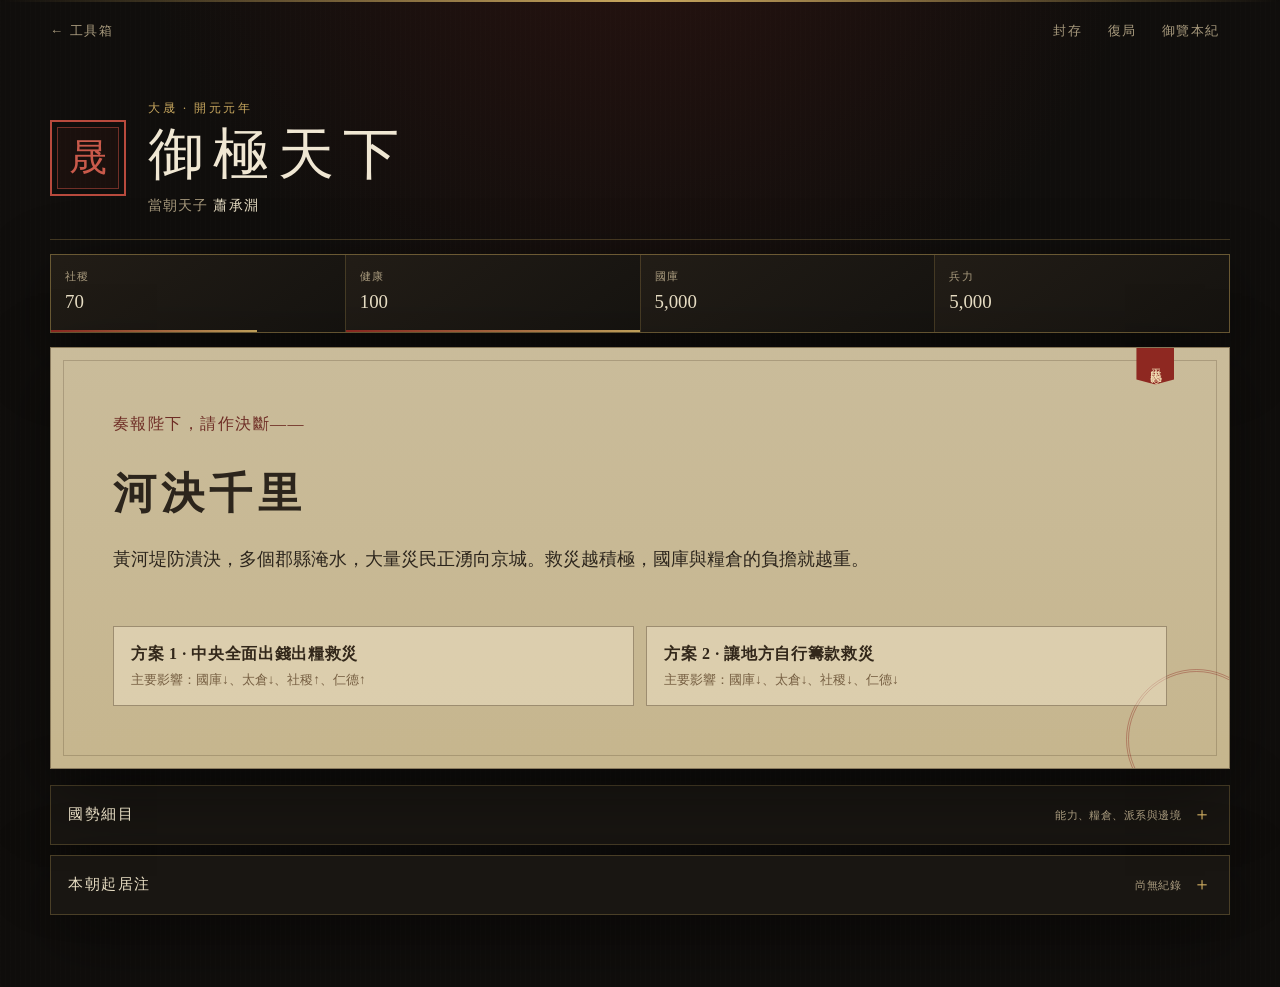
<file: text-game/index.html>
<!DOCTYPE html>
<html lang="zh-Hant">
<head>
  <meta charset="UTF-8">
  <meta name="viewport" content="width=device-width,initial-scale=1,viewport-fit=cover">
  <meta name="theme-color" content="#17130f">
  <meta name="robots" content="noindex,nofollow">
  <meta name="description" content="執掌江山，在奏摺與權衡之間延續一代國祚。">
  <link rel="stylesheet" href="style.css">
  <title>御極天下｜王朝文字遊戲</title>
</head>
<body>
  <div class="gold-line" aria-hidden="true"></div>
  <header class="topbar">
    <a class="back-link" href="../" aria-label="返回工具箱">← 工具箱</a>
    <div class="top-actions">
      <button class="text-button" id="saveButton" type="button">封存</button>
      <button class="text-button" id="loadButton" type="button">復局</button>
      <button class="text-button" id="endingButton" type="button">御覽本紀</button>
    </div>
  </header>

  <main class="game-shell">
    <section class="dynasty-heading" aria-labelledby="gameTitle">
      <div class="imperial-seal" id="dynastySeal" aria-hidden="true">晟</div>
      <div>
        <p class="eyebrow" id="dynastyEra">大晟 · 開元元年</p>
        <h1 id="gameTitle">御極天下</h1>
        <p class="emperor-line">當朝天子 <strong id="emperorName">蕭承淵</strong></p>
      </div>
    </section>

    <section class="key-status" aria-label="重要國勢">
      <div><span>社稷</span><strong id="stabilityValue">70</strong><i id="stabilityBar"></i></div>
      <div><span>健康</span><strong id="healthValue">100</strong><i id="healthBar"></i></div>
      <div><span>國庫</span><strong id="treasuryValue">5,000</strong></div>
      <div><span>兵力</span><strong id="armyValue">5,000</strong></div>
    </section>

    <section class="memorial" aria-labelledby="eventTitle">
      <div class="memorial-ribbon"><span id="eventCategory">急奏</span></div>
      <p class="memorial-opening">奏報陛下，請作決斷——</p>
      <h2 id="eventTitle">殿門尚未啟奏</h2>
      <p class="memorial-copy" id="eventDescription">百官候於丹墀，靜待御前傳召。</p>
      <div class="decision-area" id="decisionArea" aria-label="決策選項"></div>
      <div class="resolution" id="resolution" role="status" hidden>
        <span class="resolution-mark">硃批</span>
        <p id="resolutionText"></p>
        <div class="change-list" id="changeList"></div>
      </div>
      <button class="next-button" id="nextYearButton" type="button" hidden>退朝 · 次年再議</button>
    </section>

    <section class="fold-panels" aria-label="詳細資料">
      <details class="fold-panel" id="stateDetails">
        <summary><span>國勢細目</span><small>能力、糧倉、派系與邊境</small></summary>
        <div class="fold-content state-details">
          <div class="detail-section">
            <h2>皇帝能力</h2>
            <div class="attribute-grid" id="attributeGrid"></div>
          </div>
          <div class="detail-section granary-line"><span>太倉存糧</span><strong id="granaryValue">5,000</strong></div>
          <div class="detail-section">
            <h2>朝堂權衡</h2>
            <div class="meter-list" id="factionMeters"></div>
          </div>
          <div class="detail-section">
            <h2>四境威脅</h2>
            <div class="frontier-grid" id="frontierMeters"></div>
          </div>
        </div>
      </details>

      <details class="fold-panel" id="chronicleDetails">
        <summary><span>本朝起居注</span><small id="chronicleCount">尚無紀錄</small></summary>
        <div class="fold-content">
          <ol class="chronicle" id="chronicleList" aria-live="polite"></ol>
          <button class="new-dynasty-button" id="newGameButton" type="button">結束本局，另立新朝</button>
        </div>
      </details>
    </section>
  </main>

  <dialog class="ending-dialog" id="endingDialog">
    <div class="dialog-paper">
      <button class="dialog-close" id="closeEndingButton" type="button" aria-label="關閉">×</button>
      <p class="eyebrow">史臣曰</p>
      <h2>本紀總評</h2>
      <div class="ending-rank" id="endingRank">守成有道</div>
      <p class="ending-verdict" id="endingVerdict"></p>
      <div class="ending-score"><span>朝代評分</span><strong id="endingScore">0</strong></div>
      <dl class="ending-facts">
        <div><dt>歷帝</dt><dd id="endingReigns">一世</dd></div>
        <div><dt>國祚</dt><dd id="endingYears">一年</dd></div>
        <div><dt>社稷</dt><dd id="endingStability">安</dd></div>
      </dl>
      <div class="dialog-actions">
        <button class="decision-button" id="continueButton" type="button">還朝續政</button>
        <button class="decision-button danger" id="restartFromEndingButton" type="button">另開新紀</button>
      </div>
    </div>
  </dialog>

  <div class="toast" id="toast" role="status" aria-live="polite"></div>
  <noscript>此遊戲需要啟用 JavaScript 方可運行。</noscript>
  <script type="module" src="app.js"></script>
</body>
</html>
</file>
<file: assets/styles.css>
:root{
  color-scheme:light;
  --navy:#173a70;
  --blue:#2d6cdf;
  --blue-2:#4d88ec;
  --soft:#eaf2ff;
  --ink:#17243a;
  --muted:#66758d;
  --line:#dfe6f0;
  --surface:#ffffff;
  --surface-2:#f8faff;
  --bg:#f3f6fb;
  --shadow:0 12px 34px rgba(30,58,104,.10);
  --shadow-lg:0 18px 46px rgba(23,58,112,.22);
}
*{box-sizing:border-box}
html{scroll-behavior:smooth}
body{
  margin:0;
  min-height:100vh;
  background:
    radial-gradient(circle at 8% 3%,rgba(77,136,236,.13),transparent 24rem),
    radial-gradient(circle at 92% 22%,rgba(45,108,223,.07),transparent 20rem),
    var(--bg);
  color:var(--ink);
  font-family:-apple-system,BlinkMacSystemFont,"Segoe UI","Noto Sans TC","PingFang TC","Microsoft JhengHei",sans-serif;
  font-size:16px;
  line-height:1.55;
}
button,input{font:inherit}
button{touch-action:manipulation}
.page{width:min(100% - 32px,900px);margin:auto;padding:28px 0 72px}
.hero{
  position:relative;
  overflow:hidden;
  padding:34px;
  border-radius:28px;
  background:linear-gradient(135deg,var(--navy),#2457a5 62%,#3d7ce5);
  color:#fff;
  box-shadow:var(--shadow-lg);
}
.hero:before,.hero:after{content:"";position:absolute;border-radius:50%;pointer-events:none}
.hero:before{right:80px;top:-85px;width:190px;height:190px;background:rgba(255,255,255,.045)}
.hero:after{right:-70px;bottom:-90px;width:230px;height:230px;border:42px solid rgba(255,255,255,.08)}
.brand{position:relative;z-index:1;display:inline-flex;align-items:center;gap:9px;margin-bottom:22px;color:rgba(255,255,255,.82);font-size:.8rem;font-weight:800;letter-spacing:.1em;text-transform:uppercase}
.brand-mark{display:grid;grid-template-columns:repeat(2,6px);gap:3px;padding:7px;border:1px solid rgba(255,255,255,.3);border-radius:9px;background:rgba(255,255,255,.1)}
.brand-mark span{width:6px;height:6px;border-radius:2px;background:#fff}
h1{position:relative;z-index:1;margin:0;font-size:clamp(2.05rem,7vw,3rem);line-height:1.1;letter-spacing:-.035em}
.subtitle{position:relative;z-index:1;max-width:570px;margin:11px 0 0;color:rgba(255,255,255,.8)}
.hero-meta{position:relative;z-index:1;display:flex;flex-wrap:wrap;gap:8px;margin-top:20px}
.meta-pill{display:inline-flex;align-items:center;gap:6px;padding:7px 10px;border:1px solid rgba(255,255,255,.16);border-radius:999px;background:rgba(255,255,255,.1);color:rgba(255,255,255,.88);font-size:.78rem;font-weight:700;backdrop-filter:blur(8px)}
.command{position:relative;z-index:2;margin-top:-1px;padding:18px 24px 3px}
.search-wrap{position:relative;display:flex;align-items:center;max-width:720px;margin:auto}
.search-icon{position:absolute;left:17px;color:var(--muted);font-size:1.05rem;pointer-events:none}
.search-input{width:100%;height:58px;padding:0 52px 0 46px;border:1px solid #d7e0ec;border-radius:17px;background:rgba(255,255,255,.97);color:var(--ink);outline:none;box-shadow:0 14px 34px rgba(30,58,104,.13)}
.search-input:focus{border-color:#9dbcf1;box-shadow:0 0 0 4px rgba(45,108,223,.11),0 14px 34px rgba(30,58,104,.13)}
.search-hint{position:absolute;right:13px;padding:4px 7px;border:1px solid var(--line);border-radius:7px;background:#f7f9fc;color:#8a96a8;font-size:.7rem;font-weight:700}
.section{margin-top:34px}
.section[hidden],.tool-shell[hidden]{display:none!important}
.section-heading{display:flex;align-items:center;gap:12px;margin-bottom:14px}
.section-icon{display:grid;width:39px;height:39px;place-items:center;border-radius:12px;background:var(--soft);color:var(--blue);font-size:1.08rem}
h2{margin:0;font-size:1.18rem;line-height:1.3}
.section-note{margin-left:auto;color:var(--muted);font-size:.8rem}
.tool-grid{display:grid;grid-template-columns:repeat(2,minmax(0,1fr));gap:14px}
.tool-shell{position:relative;min-width:0}
.tool-card{display:flex;min-width:0;height:100%;align-items:center;gap:15px;padding:20px 18px;border:1px solid var(--line);border-radius:19px;background:var(--surface);color:inherit;text-decoration:none;box-shadow:var(--shadow);transition:transform .18s ease,box-shadow .18s ease,border-color .18s ease;-webkit-tap-highlight-color:transparent}
.tool-card:hover{transform:translateY(-3px);border-color:#b7caf0;box-shadow:0 17px 38px rgba(30,58,104,.15)}
.tool-card:focus-visible{outline:3px solid rgba(45,108,223,.28);outline-offset:3px}
.tool-card--coming-soon{cursor:default}
.tool-card--coming-soon:hover{transform:none;border-color:var(--line);box-shadow:var(--shadow)}
.tool-badge{margin-left:auto;flex:none;padding:5px 9px;border-radius:999px;background:var(--soft);color:var(--blue);font-size:.72rem;font-weight:800}
.tool-symbol{display:grid;width:52px;height:52px;flex:none;place-items:center;border-radius:16px;background:linear-gradient(145deg,#e8f1ff,#dbe9ff);color:var(--blue);font-size:1.35rem;font-weight:800}
.tool-copy{min-width:0}.tool-title,.tool-desc{display:block}.tool-title{font-size:1.04rem;font-weight:800}.tool-desc{margin-top:3px;color:var(--muted);font-size:.86rem}
.search-empty{display:none;margin-top:30px;padding:26px;border:1px dashed #cbd6e5;border-radius:18px;background:rgba(255,255,255,.72);color:var(--muted);text-align:center}.search-empty.show{display:block}.search-empty strong{display:block;margin-bottom:4px;color:var(--ink)}
.footer{display:flex;flex-wrap:wrap;align-items:center;justify-content:space-between;gap:10px;margin-top:42px;padding:18px 2px 0;border-top:1px solid var(--line);color:var(--muted);font-size:.78rem}.footer strong{color:var(--ink)}
@media(max-width:680px){.page{width:min(100% - 20px,900px);padding-top:10px}.hero{padding:26px 21px 31px;border-radius:23px}.brand{margin-bottom:25px}.command{padding:14px 8px 0}.search-input{height:55px}.section{margin-top:29px}.tool-grid{grid-template-columns:1fr}.tool-card{padding:17px 15px}.tool-symbol{width:49px;height:49px}.section-note{display:none}.footer{margin-top:34px}}
@media(max-width:420px){.search-hint{display:none}.search-input{padding-right:15px}.hero-meta{gap:6px}.meta-pill{font-size:.74rem}.tool-desc{font-size:.83rem}}
@media(prefers-reduced-motion:reduce){html{scroll-behavior:auto}.tool-card{transition:none}}
</file>
<file: food-log/styles.css>
:root{font-family:system-ui,-apple-system,"Noto Sans TC",sans-serif;color:#20372f;background:#f3f6f2;font-synthesis:none;line-height:1.6}*{box-sizing:border-box}body{margin:0}main{width:min(100%,650px);margin:auto;padding:20px 16px max(28px,env(safe-area-inset-bottom))}nav{display:flex;justify-content:space-between;align-items:center;font-size:.88rem;color:#6d7c73}a{color:#17644f;text-underline-offset:3px}nav a{text-decoration:none}header{padding:22px 2px 15px}h1{font-size:1.8rem;margin:0;letter-spacing:.02em}header p{margin:7px 0;color:#66786e}.eyebrow{font-size:.72rem;letter-spacing:.18em;color:#17644f;font-weight:700}.panel{background:white;border:1px solid #dfe7de;border-radius:18px;padding:20px;margin-bottom:16px;box-shadow:0 3px 12px #20372f05}.connection{padding:14px 18px}.connection summary{display:list-item}.connection summary span{float:right;font-size:.78rem;color:#66786e}.connection p,.pending-panel p{font-size:.84rem;color:#66786e}fieldset{border:0;padding:0;margin:0;min-width:0}label,legend{display:block;font-size:.95rem;font-weight:650;margin:0 0 8px}small{font-size:.78rem;font-weight:400;color:#66786e;margin-left:5px}input,textarea{display:block;width:100%;font:inherit;font-size:16px;border:1px solid #ccd8cd;background:#fcfdfb;border-radius:10px;padding:11px 12px;color:inherit;margin-bottom:18px;min-height:46px}input[type=date]{appearance:none;-webkit-appearance:none;min-width:0}textarea{resize:vertical}.meals{display:grid;grid-template-columns:repeat(4,1fr);gap:8px;margin-bottom:22px}.meals label{margin:0;position:relative}.meals input{position:absolute;opacity:0;width:1px;min-height:0}.meals span{display:block;text-align:center;border:1px solid #d7e1d7;border-radius:11px;padding:10px 0;font-weight:500}.meals input:checked+span{background:#17644f;color:white;border-color:#17644f}.meals input:focus-visible+span{outline:3px solid #b4d7c7;outline-offset:2px}.tags{display:flex;flex-wrap:wrap;gap:9px;margin-bottom:22px}button{font:inherit;cursor:pointer;border:1px solid #d7e1d7;border-radius:11px;min-height:44px;padding:10px 13px;touch-action:manipulation;color:inherit;background:#fff}.tags button{font-size:.9rem;background:#f8faf7}.tags button[aria-pressed=true]{background:#e2f1e7;border-color:#17644f;color:#0b573e;box-shadow:inset 0 0 0 1px #17644f}.tags button[aria-pressed=true]::after{content:" ✓"}button:focus-visible,input:focus-visible,textarea:focus-visible,summary:focus-visible{outline:3px solid #9dc6b3;outline-offset:2px}.primary{display:block;width:100%;background:#17644f;color:white;border-color:#17644f;font-weight:700;min-height:52px}.secondary{background:#f3f7f2;font-size:.88rem}#next{margin-top:10px;width:100%}button:disabled,fieldset:disabled{opacity:.65;cursor:wait}summary{cursor:pointer;min-height:30px}#optional{border-top:1px solid #edf0eb;padding-top:13px}#optional[open] summary{margin-bottom:15px}#status{font-size:.85rem;color:#607268;margin:16px 0;overflow-wrap:anywhere}#status[data-tone=error]{color:#a33926}#status[data-tone=success]{color:#17644f;font-weight:650}.section-head{display:flex;align-items:center;justify-content:space-between;gap:12px}h2{font-size:1rem;margin:0}ul{list-style:none;padding:0;margin:0}li{font-size:.88rem;border-top:1px solid #edf0eb;padding:10px 0;overflow-wrap:anywhere}footer{font-size:.75rem;text-align:center;color:#718076;padding:4px 8px}[hidden]{display:none!important}@media(max-width:360px){main{padding:14px 10px}.panel{padding:16px}.tags{gap:7px}.tags button{padding:9px 10px}h1{font-size:1.6rem}}

.nutrition{border:1px solid #dfe7de;border-radius:12px;padding:12px 14px;margin:0 0 20px;background:#fcfdfb}.nutrition summary{min-height:44px;align-content:center}.nutrition[open] summary{margin-bottom:8px}.field-hint{font-size:.8rem;color:#66786e;margin:0 0 10px}.nutrition legend,.drink-sugar legend{margin-bottom:5px}.nutrition .tags{margin-bottom:16px}.nutrition fieldset:last-child .tags{margin-bottom:0}.drink-sugar{border-left:3px solid #dfe7de;padding-left:12px}.drink-sugar .tags{gap:7px;margin-bottom:16px}.drink-sugar button{font-size:.85rem}#drinks{margin-bottom:16px}

.records-link{text-align:center;margin:20px 0}.records-link a{display:inline-flex;align-items:center;justify-content:center;min-height:44px;padding:10px 18px;background:#fff;border:1px solid #d7e1d7;border-radius:11px;font-weight:650;text-decoration:none}.records-link a:focus-visible{outline:3px solid #9dc6b3;outline-offset:2px}.records-link p{margin:8px 0 0}

.date-row{display:grid;grid-template-columns:minmax(0,1fr) auto auto;align-items:stretch;gap:8px;margin-bottom:18px}
.date-row input{margin:0}
.date-row button{min-width:44px;padding-inline:10px;white-space:nowrap}
.date-row button[aria-pressed=true]{background:#d9ebe3;border-color:#52957e;color:#174b3b;font-weight:650}
#sameDay{width:100%;margin-top:10px}

#historyList li{display:flex;align-items:flex-start;gap:10px}#historyList li span{flex:1;white-space:pre-line;overflow-wrap:anywhere}#historyList button{flex-shrink:0}#hydrationGroups{margin-bottom:18px}#hydrationGroups button{flex:1}#cancelEdit{width:100%;margin-top:12px}

.today-summary{margin:0 0 16px;padding:12px 14px;border-radius:16px;background:#eaf4ee}
.today-heading{display:flex;align-items:center;justify-content:space-between;gap:8px;margin-bottom:4px}
.today-heading h2{font-size:1rem;color:#204338}
#newMeal{min-height:40px;padding:4px 9px;border:0;border-radius:8px;background:#d7eade;color:#204f3d;font-size:.85rem;font-weight:700;white-space:nowrap}
#overview,#waterOverview{display:grid;grid-template-columns:repeat(3,minmax(0,1fr));text-align:center}
#overview button{background:transparent;border:0;padding:0 2px;min-height:44px;font-size:.9rem;font-weight:700;white-space:nowrap}
#overview button:hover,#overview button:focus-visible{background:#d7eade}
.water-status{padding:0 2px 3px;white-space:nowrap;color:#46675c;font-size:.8rem}
.habit-status{margin-inline-start:5px;color:#516b60;font-size:.78rem;font-weight:500}
.habit-status.complete{color:#1e6c4b;font-weight:800}
.history{text-align:left;margin-bottom:10px}
#nutritionLabel{display:inline-block;max-width:100%;overflow-wrap:anywhere}
#nutritionGroups input[type=range]{display:block;padding:0;margin:0;min-height:32px;accent-color:#22674e;background:transparent;border:0}
.nutrition .portion-ticks{display:flex;flex-wrap:nowrap;gap:3px}
.portion-ticks button{flex:1;min-width:0;padding:3px 1px;font-size:.75rem;white-space:normal}

.portion-actions{display:flex;align-items:center;justify-content:space-between;gap:8px}
.portion-actions p{margin:0}
.legacy-dairy:not([hidden]){display:block;margin-bottom:12px}
#nutritionGroups input[type=range]{appearance:none;-webkit-appearance:none}
#nutritionGroups input[type=range]::-webkit-slider-runnable-track{height:6px;border-radius:6px;background:linear-gradient(to right,#22674e var(--portion-fill,0%),#dae8df var(--portion-fill,0%))}
#nutritionGroups input[type=range]::-webkit-slider-thumb{appearance:none;-webkit-appearance:none;width:20px;height:20px;border:2px solid #22674e;background:white;border-radius:50%;margin-top:-7px}
#nutritionGroups input[type=range]::-moz-range-track{height:6px;border-radius:6px;background:linear-gradient(to right,#22674e var(--portion-fill,0%),#dae8df var(--portion-fill,0%))}
#nutritionGroups input[type=range]::-moz-range-thumb{width:16px;height:16px;border:2px solid #22674e;background:white;border-radius:50%}
</file>
<file: mahjong/style.css>
:root{font-family:system-ui,-apple-system,"Noto Sans TC",sans-serif;color:#162e29;background:#f3f5f1;font-synthesis:none}*{box-sizing:border-box}body{margin:0}main{max-width:1040px;margin:auto;padding:20px 24px 32px}a{color:inherit;text-underline-offset:4px}button{font:inherit;cursor:pointer;border:0;min-height:44px;border-radius:10px;padding:10px 17px;font-weight:650;background:#dfeaeb;color:#173d35}button:hover:not(:disabled){filter:brightness(.95)}button:focus-visible,a:focus-visible,summary:focus-visible{outline:3px solid #d4a93e;outline-offset:3px}button:disabled{cursor:default;opacity:.4}.quiet{background:transparent;border:1px solid #bdcbc5;font-size:13px;padding:8px 12px}.primary{background:#195b49;color:white}.gold{background:#f0d285;color:#302911}header{display:flex;align-items:center;justify-content:space-between;gap:12px;font-size:13px}.eyebrow{font-size:10px;letter-spacing:.14em;font-weight:750;opacity:.65}.heading{display:flex;align-items:center;justify-content:space-between;gap:12px;margin:26px 0 22px}h1{font-size:30px;letter-spacing:.04em;margin:0}h1 span{display:block;font-size:13px;font-weight:500;letter-spacing:.02em;margin-top:7px;color:#608074}.heading p{font-size:12px;color:#708078;margin:9px 0 0}.table{background:radial-gradient(ellipse at 45% 25%,#1d6652,#103e34);border:6px solid #26483e;border-radius:23px;box-shadow:0 8px 28px #14392b19;color:#f0f6ed;padding:20px}.round-bar{display:flex;justify-content:space-between;gap:8px;font-size:12px;padding-bottom:16px;border-bottom:1px solid #ffffff1a}.opponents{display:grid;grid-template-columns:repeat(3,minmax(0,1fr));gap:12px;margin-top:16px}.opponent{background:#ffffff08;border:1px solid #ffffff15;border-radius:12px;padding:12px;min-width:0}.opponent.active{border-color:#efd384;background:#ffffff12}.seat-head,.own-meta{display:flex;justify-content:space-between;align-items:center;gap:6px;font-size:13px}.opponent p{font-size:11px;opacity:.65;margin:7px 0}.backs{height:26px;display:flex;gap:2px;margin:8px 0}.back{flex:1;max-width:12px;background:linear-gradient(90deg,#31886a,#4b9c7f);border:1px solid #7fb69a;border-radius:3px}.flowers{font-size:12px;color:#f1d89d;line-height:1.7}.melds{display:flex;gap:8px;flex-wrap:wrap;margin:7px 0;min-height:0}.meld{display:inline-flex;gap:2px;align-items:center}.meld small{font-size:10px;opacity:.6}.tile{display:inline-flex;flex-direction:column;align-items:center;justify-content:center;vertical-align:middle;background:linear-gradient(#fffdf3,#e9e9da);color:#173a32;border:1px solid #d3d9c5;border-bottom:3px solid #a6b9a8;border-radius:5px;font-weight:750;box-shadow:0 2px 2px #0002;line-height:1.05;letter-spacing:0;padding:0;min-height:0;width:37px;height:51px;font-size:23px;flex-shrink:0}.tile small{font-size:11px;margin-top:3px}.tile.wan{color:#ad3435}.tile.tong{color:#275793}.tile.suo{color:#207458}.tile.honor{font-size:21px}.tile.flower{color:#91621d}.tile.mini{width:22px;height:31px;font-size:14px;border-radius:3px;border-bottom-width:2px}.tile.mini small{font-size:8px;margin-top:1px}.opponent .tile.mini{width:17px;height:25px;font-size:11px}.opponent .tile.mini small{font-size:7px}.center{display:flex;justify-content:center;align-items:center;gap:28px;min-height:120px;text-align:center;padding:15px 0}.center .eyebrow{display:block;margin-bottom:7px}.center-copy{text-align:left;max-width:65%}.center-copy strong{display:block;font-size:16px;line-height:1.6}.center-copy>span{display:block;font-size:12px;opacity:.65;margin-top:6px}.empty-tile{height:51px;line-height:51px;opacity:.5}.river-panel{background:#0b2c253b;border-radius:10px;padding:10px 12px}.river-panel summary,.log summary{cursor:pointer;font-size:12px;color:#bdcfc6}.river-panel summary small{font-size:10px;opacity:.65;margin-left:8px}.rivers{display:grid;grid-template-columns:repeat(2,minmax(0,1fr));gap:10px 14px;margin-top:10px}.river-label{font-size:10px;opacity:.6;display:block;margin-bottom:4px}.river-tiles{display:flex;gap:3px;flex-wrap:wrap;min-height:24px}.river-tiles .tile.mini{width:19px;height:27px;font-size:12px}.own{margin-top:20px;padding-top:16px;border-top:1px solid #ffffff20}.own-meta{font-weight:600}.hand{display:flex;flex-wrap:wrap;gap:5px;margin-top:14px;justify-content:center;padding:8px 0}.hand .tile{width:calc((100% - 80px)/17);max-width:45px;height:60px;font-size:26px;transition:transform .12s}.hand .tile:disabled{opacity:1}.hand .tile.selected{transform:translateY(-8px);outline:3px solid #edca74;outline-offset:1px}.hand .tile.drawn{box-shadow:0 0 0 2px #89baa3}.action-panel{padding:16px 2px 8px;min-height:116px}.action-panel p{font-size:13px;margin:0 0 12px;color:#567166}.actions{display:flex;gap:8px;flex-wrap:wrap}.result{background:#fff;border:1px solid #d9e0d7;border-radius:16px;padding:24px;margin:10px 0 20px}.result h2{font-size:24px;margin:0 0 8px}.result h2 span{display:inline-block;margin-left:12px;color:#196448}.result p{font-size:13px;color:#61756b;line-height:1.7}.winning-hand{display:flex;gap:8px;flex-wrap:wrap;margin:16px 0}.result table{width:100%;border-collapse:collapse;font-size:13px}.result td,.result th{padding:10px 6px;border-bottom:1px solid #e8ece5;text-align:left}.result td:last-child{color:#4f6e5d}.result .total{font-weight:750}.payments{background:#f4f7f0;padding:14px;border-radius:10px;margin-top:16px;font-size:13px;line-height:1.8}.payments strong{color:#165c47}.log{margin:12px 0;font-size:12px}.log summary{color:#61766a}.log ol{padding-left:22px;line-height:1.9;max-height:180px;overflow:auto;color:#6d7c72}footer{font-size:11px;text-align:center;color:#89958d;margin-top:24px}dialog{width:min(850px,94vw);max-height:88dvh;border:0;border-radius:18px;padding:24px;color:#254438;box-shadow:0 15px 80px #0004}dialog::backdrop{background:#09251dcc}.dialog-head{display:flex;align-items:center;justify-content:space-between;gap:12px}.dialog-head h2{margin:0;font-size:23px}dialog p,dialog li{font-size:13px;line-height:1.9}dialog ul{padding-left:20px}.note{background:#f2f5ee;padding:12px;border-radius:8px}.table-scroll{overflow:auto}dialog table{width:100%;border-collapse:collapse;font-size:12px}dialog th,dialog td{padding:10px 8px;border-bottom:1px solid #e2e8de;text-align:left;vertical-align:top}dialog td:first-child{min-width:95px}dialog td:nth-child(2){min-width:65px;color:#196449;font-weight:700}[hidden]{display:none!important}
@media(max-width:680px){main{padding:14px 10px 24px}header .eyebrow{display:none}.heading{margin:20px 5px 16px}h1{font-size:25px}.heading p{font-size:11px}h1 span{font-size:12px}.table{padding:12px 9px;border-width:4px;border-radius:17px}.opponents{gap:6px;margin-top:12px}.opponent{padding:9px 6px}.seat-head{font-size:11px;flex-wrap:wrap}.opponent p{font-size:10px}.flowers{font-size:10px}.opponent .melds{gap:3px}.opponent .tile.mini{width:14px;height:22px;font-size:10px}.opponent .tile.mini small{font-size:6px}.round-bar{font-size:10px;padding-bottom:11px}.center{gap:20px;min-height:110px}.center-copy strong{font-size:14px}.river-panel{padding:9px 7px}.rivers{gap:10px 7px}.river-panel summary small{display:none}.river-tiles{gap:2px}.river-tiles .tile.mini{width:17px;height:25px;font-size:11px}.own{margin-top:14px;padding-top:12px}.own-meta{font-size:11px}.hand{display:grid;grid-template-columns:repeat(9,minmax(0,1fr));gap:7px 4px;justify-items:center;margin-top:12px;padding:10px 0 3px}.hand .tile{width:100%;max-width:42px;height:49px;font-size:22px}.hand .tile small{font-size:10px}.action-panel{padding:14px 4px 5px}.actions button{flex:1 0 auto;min-height:46px;font-size:13px;padding:10px 12px}.result{padding:18px 13px}.result h2{font-size:21px}.result table{font-size:11px}.result td,.result th{padding:9px 4px}.result th:nth-child(2),.result td:nth-child(2){width:36px}dialog{padding:18px}footer{font-size:10px}}
@media(prefers-reduced-motion:reduce){*{transition:none!important;scroll-behavior:auto!important}}
.flower-emoji{font-family:system-ui,"Apple Color Emoji","Segoe UI Emoji",sans-serif}.flower-emoji small{color:#716742;font-family:system-ui,sans-serif}.teacher{margin:12px 0 18px;border:1px solid #d7e2d4;border-radius:14px;background:#fff;padding:0 16px;overflow-wrap:anywhere}.teacher>summary{min-height:52px;cursor:pointer;padding:15px 0;font-size:14px}.teacher>summary>span{font-size:11px;color:#7a897d;margin-left:12px}.teacher p{font-size:12px;line-height:1.85;color:#526d5c}.teacher .coach-note{background:#f3f6ee;border-radius:8px;padding:10px 12px;color:#75816f}.lesson{padding:12px 0;border-top:1px solid #e7ece3}.lesson h3{font-size:14px;margin:2px 0 8px;color:#235540}.lesson p{margin:8px 0}.coach-comparison{display:grid;grid-template-columns:repeat(2,minmax(0,1fr));gap:10px;margin:12px 0}.coach-comparison>div{display:grid;grid-template-columns:auto 1fr;gap:6px 10px;align-items:center;background:#f4f7f2;border-radius:10px;padding:12px}.coach-comparison>div>span:first-child{grid-column:1/-1;font-size:11px;color:#64806a}.coach-comparison .tile{grid-row:2/4}.coach-comparison strong{font-size:12px}.coach-comparison small{font-size:10px;color:#63775f;line-height:1.8}.teacher details>summary{font-size:12px;cursor:pointer;padding:12px 0;min-height:44px;color:#51715b}.teacher .coach-hand .winning-hand{gap:3px}.teacher .coach-hand .tile.mini{width:19px;height:28px}.teacher #teacherRound{border-top:1px solid #dde7d7}.teacher #teacherReview{padding-bottom:10px}.teacher #teacherReview>p{padding:6px 0}.teacher #teacherLatest:empty{display:none}
@media(max-width:420px){.teacher{padding:0 12px}.coach-comparison>div{padding:10px 8px;gap:5px 7px}.coach-comparison .tile{width:29px;height:43px;font-size:20px}.coach-comparison strong{font-size:11px}.teacher>summary>span{margin-left:8px;font-size:10px}.own-meta{flex-wrap:wrap;line-height:1.8}}
</file>
<file: sarcopenia/styles.css>
:root{color-scheme:light;--navy:#173a70;--blue:#2d6cdf;--blue-dark:#2358b2;--soft:#eaf2ff;--ink:#17243a;--muted:#66758d;--line:#dce5f0;--surface:#fff;--bg:#f3f6fb;--ok:#167451;--ok-bg:#eaf8f1;--warn:#a65b08;--warn-bg:#fff7e8;--danger:#b42318;--danger-bg:#fff0ee;--shadow:0 14px 38px rgba(30,58,104,.10)}
*{box-sizing:border-box}
html{scroll-behavior:smooth}
body{margin:0;min-height:100vh;background:radial-gradient(circle at 90% 0,rgba(77,136,236,.12),transparent 25rem),var(--bg);color:var(--ink);font-family:-apple-system,BlinkMacSystemFont,"Segoe UI","Noto Sans TC","PingFang TC","Microsoft JhengHei",sans-serif;font-size:16px;line-height:1.55}
button,input,select{font:inherit}button{touch-action:manipulation}.page{width:min(100% - 30px,820px);margin:auto;padding:20px 0 56px}.back{display:inline-flex;align-items:center;min-height:44px;margin-bottom:8px;color:var(--blue);font-weight:750;text-decoration:none}
.hero{display:flex;align-items:flex-end;justify-content:space-between;gap:24px;padding:28px 30px;border-radius:24px;background:linear-gradient(135deg,var(--navy),#2d6cdf);color:#fff;box-shadow:0 16px 42px rgba(23,58,112,.22)}.eyebrow{margin:0 0 5px;color:rgba(255,255,255,.73);font-size:.78rem;font-weight:800;letter-spacing:.08em}.hero h1{margin:0;font-size:clamp(1.8rem,6vw,2.55rem);line-height:1.2;letter-spacing:-.03em}.hero p:not(.eyebrow){margin:8px 0 0;color:rgba(255,255,255,.82)}.sync-summary{min-width:180px;padding:12px 14px;border:1px solid rgba(255,255,255,.2);border-radius:15px;background:rgba(255,255,255,.1);text-align:right}.sync-summary strong{display:block;font-size:.88rem}.text-button{min-height:34px;padding:3px 0;border:0;background:none;color:#fff;font-size:.78rem;font-weight:750;text-decoration:underline;cursor:pointer}.text-button:disabled{opacity:.5;cursor:not-allowed}
.card{margin-top:18px;padding:24px;border:1px solid var(--line);border-radius:20px;background:var(--surface);box-shadow:var(--shadow)}.event-setup{max-width:580px;margin:18px auto 0}.event-setup h2{margin:0;font-size:1.25rem}.event-setup p{margin:5px 0 18px;color:var(--muted)}label,legend{display:block;margin-bottom:7px;font-size:.9rem;font-weight:750}.event-setup select{width:100%;height:52px;margin-bottom:14px;padding:0 13px;border:1px solid #c7d3e3;border-radius:13px;background:#fff;color:var(--ink)}
.event-bar{position:sticky;top:8px;z-index:5;display:flex;align-items:center;justify-content:space-between;gap:16px;margin-top:16px;padding:13px 15px;border:1px solid #cbdaf0;border-radius:16px;background:rgba(255,255,255,.96);box-shadow:0 8px 25px rgba(30,58,104,.12);backdrop-filter:blur(10px)}.event-bar span{display:block;color:var(--muted);font-size:.72rem;font-weight:700}.event-bar strong{font-size:1.05rem}
.primary,.secondary,.danger-button{min-height:50px;padding:0 18px;border-radius:13px;font-weight:800;cursor:pointer}.primary{border:0;background:linear-gradient(135deg,var(--blue-dark),var(--blue));color:#fff;box-shadow:0 8px 20px rgba(45,108,223,.21)}.primary:disabled{opacity:.62;cursor:wait}.secondary{border:1px solid #bdcce0;background:#fff;color:var(--navy)}.secondary.small{min-height:40px;padding:0 13px;font-size:.82rem}.danger-button{border:1px solid #efb7b1;background:#fff;color:var(--danger)}
.notice{display:flex;flex-direction:column;gap:2px;margin-top:14px;padding:12px 14px;border-radius:13px;font-size:.88rem}.notice.warning{border:1px solid #f1d39b;background:var(--warn-bg);color:#85500f}.notice.error{background:var(--danger-bg);color:var(--danger);font-weight:700}
.section-title{display:flex;align-items:center;justify-content:space-between;margin-bottom:16px}.section-title>div{display:flex;align-items:center;gap:9px}.section-title h2{margin:0;font-size:1.15rem}.step{display:grid;width:31px;height:31px;place-items:center;border-radius:10px;background:var(--soft);color:var(--blue);font-size:.72rem;font-weight:850}.required-note{color:var(--muted);font-size:.75rem}.measurements{margin-top:28px;padding-top:23px;border-top:1px solid var(--line)}
.form-grid{display:grid;grid-template-columns:1fr 1fr;gap:16px}.field{min-width:0}.field.full{grid-column:1/-1}.field input[type=text],.field input[type=number]{width:100%;height:52px;padding:0 13px;border:1px solid #c7d3e3;border-radius:13px;background:#fff;color:var(--ink);outline:none}.field input:focus,.event-setup select:focus{border-color:var(--blue);box-shadow:0 0 0 4px rgba(45,108,223,.11)}.field input[aria-invalid=true]{border-color:#d5473c;background:#fffafa}.field small{display:block;margin-top:5px;color:var(--muted);font-size:.76rem}.input-unit{position:relative}.input-unit input{padding-right:47px!important}.input-unit span{position:absolute;right:13px;top:50%;color:var(--muted);font-size:.82rem;font-weight:700;transform:translateY(-50%)}fieldset{margin:0;padding:0;border:0}.segmented{display:grid;grid-template-columns:1fr 1fr;gap:8px}.segmented label{margin:0}.segmented input{position:absolute;opacity:0;pointer-events:none}.segmented span{display:grid;height:52px;place-items:center;border:1px solid #c7d3e3;border-radius:13px;background:#fff;cursor:pointer}.segmented input:checked+span{border-color:var(--blue);background:var(--soft);color:var(--blue);box-shadow:inset 0 0 0 1px var(--blue);font-weight:800}.segmented input:focus-visible+span{outline:3px solid rgba(45,108,223,.2)}.age-mode{max-width:420px}.age-input-panel{max-width:420px;margin-top:12px}.field-error{min-height:1.2em;margin:4px 2px 0;color:var(--danger);font-size:.76rem;font-weight:700}
.check-row{display:flex;align-items:flex-start;gap:11px;margin:18px 0 0;padding:14px;border:1px solid var(--line);border-radius:14px;background:#f9fbfe;cursor:pointer}.check-row input{width:20px;height:20px;margin:2px 0 0;accent-color:var(--blue)}.check-row strong,.check-row small{display:block}.check-row small{margin-top:2px;color:var(--muted);font-weight:500}.submit{width:100%;margin-top:20px;min-height:56px;font-size:1.02rem}
.result-card{margin-top:18px;padding:27px 24px;border-radius:20px;text-align:center;box-shadow:var(--shadow)}.result-card.negative{border:1px solid #a8dcc7;background:var(--ok-bg);color:#115f43}.result-card.positive{border:1px solid #efc77c;background:var(--warn-bg);color:#764507}.result-icon{display:grid;width:48px;height:48px;margin:0 auto 8px;place-items:center;border-radius:50%;background:rgba(255,255,255,.7);font-size:1.55rem;font-weight:900}.result-kicker{margin:0 0 3px;font-size:.78rem;font-weight:800;letter-spacing:.06em;opacity:.72}.result-card h2{max-width:600px;margin:0 auto;font-size:clamp(1.35rem,5vw,1.8rem);line-height:1.3}.result-card>p:not(.result-kicker){margin:8px auto 0;max-width:580px}.result-reason{font-weight:800}.special-note{padding:9px 11px;border-radius:10px;background:rgba(255,255,255,.6);font-size:.86rem}.sync-status{margin:18px auto 15px;padding:11px;border-top:1px solid currentColor;border-bottom:1px solid currentColor;font-size:.88rem;font-weight:800;opacity:.9}.result-card .primary{min-width:180px}
.data-tools{margin-top:18px;padding:15px 18px;border:1px solid var(--line);border-radius:16px;background:#fff}.data-tools summary{font-weight:800;cursor:pointer}.data-tools p{color:var(--muted);font-size:.84rem}.tool-actions{display:flex;flex-wrap:wrap;gap:10px}.tool-actions button{flex:1}footer{padding:26px 5px 0;color:var(--muted);font-size:.78rem;text-align:center}
dialog{width:min(100% - 28px,430px);padding:0;border:0;border-radius:20px;color:var(--ink);box-shadow:0 24px 70px rgba(19,38,68,.3)}dialog::backdrop{background:rgba(10,24,45,.52)}.dialog-card{padding:24px}.dialog-card h2{margin:0}.dialog-card p{color:var(--muted)}.dialog-actions{display:flex;justify-content:flex-end;gap:10px;margin-top:22px}.dialog-actions button{flex:1}
[hidden]{display:none!important}
@media(max-width:600px){.page{width:min(100% - 18px,820px);padding-top:7px}.hero{display:block;padding:23px 20px;border-radius:21px}.sync-summary{display:flex;align-items:center;justify-content:space-between;min-width:0;margin-top:18px;text-align:left}.card{padding:19px 15px}.form-grid{grid-template-columns:1fr;gap:12px}.field.full{grid-column:auto}.measurements{margin-top:22px}.result-card{padding:24px 15px}.tool-actions{display:grid}.event-bar{top:5px}.dialog-actions{flex-direction:column-reverse}}
@media(max-width:340px){.sync-summary{display:block}.text-button{display:block;margin-top:3px}.section-title{align-items:flex-start}.required-note{font-size:.7rem}.dialog-card{padding:20px 16px}}
@media(prefers-reduced-motion:reduce){html{scroll-behavior:auto}}
</file>
<file: text-game/style.css>
:root {
  color-scheme: dark;
  --ink: #e9dfc5;
  --muted: #a99b7e;
  --gold: #c9a85f;
  --bright-gold: #e5c97f;
  --red: #8e2821;
  --red-bright: #b44435;
  --night: #100e0c;
  --panel: #191612;
  --panel-soft: #211c16;
  --line: rgba(201, 168, 95, .28);
  --paper: #d8c9a5;
  --paper-ink: #2c251c;
  --shadow: 0 22px 70px rgba(0, 0, 0, .42);
}

* { box-sizing: border-box; }
html { scroll-behavior: smooth; }
body {
  margin: 0;
  min-height: 100vh;
  background:
    radial-gradient(circle at 50% -15%, rgba(142, 40, 33, .2), transparent 32rem),
    repeating-linear-gradient(90deg, rgba(255,255,255,.008) 0 1px, transparent 1px 5px),
    var(--night);
  color: var(--ink);
  font-family: "Noto Serif TC", "Songti TC", "STSong", "PMingLiU", serif;
  line-height: 1.7;
}
button, a { -webkit-tap-highlight-color: transparent; }
button { font: inherit; }
.gold-line { position: fixed; inset: 0 0 auto; z-index: 20; height: 2px; background: linear-gradient(90deg, transparent, var(--gold), transparent); }
.topbar { display: flex; width: min(100% - 32px, 1180px); min-height: 62px; margin: auto; align-items: center; justify-content: space-between; gap: 16px; }
.back-link, .text-button { color: var(--muted); font-size: .82rem; letter-spacing: .12em; text-decoration: none; }
.back-link:hover, .text-button:hover { color: var(--bright-gold); }
.top-actions { display: flex; gap: 5px; }
.text-button { min-height: 42px; padding: 7px 10px; border: 0; background: transparent; cursor: pointer; }
.game-shell { width: min(100% - 32px, 1180px); margin: 0 auto; padding: 18px 0 72px; }

.dynasty-heading { display: grid; grid-template-columns: auto 1fr; align-items: center; gap: 22px; padding: 18px 0 22px; border-bottom: 1px solid var(--line); }
.imperial-seal { display: grid; width: 76px; height: 76px; place-items: center; border: 2px solid #b84a3d; background: rgba(142,40,33,.08); color: #c95a4b; font-family: "Kaiti TC", "STKaiti", "DFKai-SB", serif; font-size: 2.4rem; line-height: 1; box-shadow: inset 0 0 0 5px var(--night), inset 0 0 0 6px rgba(184,74,61,.55); }
.eyebrow { margin: 0 0 3px; color: var(--gold); font-size: .75rem; letter-spacing: .22em; text-transform: uppercase; }
h1, h2, p { margin-top: 0; }
h1 { margin-bottom: 2px; color: #f0e7d3; font-family: "Kaiti TC", "STKaiti", "DFKai-SB", serif; font-size: clamp(2rem, 6vw, 3.5rem); font-weight: 500; letter-spacing: .16em; line-height: 1.2; }
.emperor-line { margin: 4px 0 0; color: var(--muted); font-size: .9rem; letter-spacing: .08em; }
.emperor-line strong { color: var(--ink); font-weight: 500; }
.stability-block { min-width: 112px; text-align: right; }
.stability-block span { display: block; color: var(--muted); font-size: .75rem; letter-spacing: .18em; }
.stability-block strong { color: var(--bright-gold); font-size: 2rem; font-weight: 500; }
.mini-track { width: 112px; height: 3px; margin-top: 4px; overflow: hidden; background: #342d23; }
.mini-track i { display: block; width: 70%; height: 100%; background: linear-gradient(90deg, var(--red), var(--gold)); transition: width .35s ease; }

.key-status { display: grid; grid-template-columns: repeat(4, minmax(0,1fr)); gap: 1px; margin: 14px 0; overflow: hidden; border: 1px solid var(--line); background: var(--line); box-shadow: var(--shadow); }
.key-status > div { position: relative; min-width: 0; padding: 12px 14px 14px; overflow: hidden; background: linear-gradient(145deg, rgba(33,28,22,.98), rgba(20,18,15,.98)); }
.key-status span { display: block; color: var(--muted); font-size: .68rem; letter-spacing: .13em; }
.key-status strong { display: block; overflow: hidden; color: var(--ink); font-size: 1.18rem; font-weight: 500; text-overflow: ellipsis; white-space: nowrap; }
.key-status i { position: absolute; inset: auto auto 0 0; display: block; width: 70%; height: 2px; background: linear-gradient(90deg, var(--red), var(--gold)); transition: width .35s ease; }
.status-board { display: grid; grid-template-columns: 1.5fr 1fr; gap: 20px; padding: 22px 0; }
.attribute-group, .treasury-group { padding: 18px 20px; border: 1px solid var(--line); background: linear-gradient(145deg, rgba(33,28,22,.94), rgba(20,18,15,.94)); box-shadow: var(--shadow); }
.status-board h2 { margin-bottom: 14px; color: var(--muted); font-size: .75rem; font-weight: 500; letter-spacing: .2em; }
.attribute-grid { display: grid; grid-template-columns: repeat(3, 1fr); gap: 12px; }
.attribute-item span, .resource-grid span { display: block; color: var(--muted); font-size: .72rem; letter-spacing: .12em; }
.attribute-item strong, .resource-grid strong { color: var(--ink); font-size: 1.28rem; font-weight: 500; }
.attribute-track { height: 2px; margin-top: 7px; background: #382f24; }
.attribute-track i { display: block; height: 100%; background: var(--gold); }
.resource-grid { display: grid; grid-template-columns: repeat(3, 1fr); gap: 12px; }

.memorial { position: relative; min-height: 390px; margin-top: 14px; padding: clamp(32px, 6vw, 62px); overflow: hidden; border: 1px solid rgba(75,58,37,.5); background:
  linear-gradient(rgba(216,201,165,.93), rgba(205,188,147,.96)),
  repeating-linear-gradient(0deg, transparent 0 31px, rgba(56,45,30,.08) 31px 32px);
  color: var(--paper-ink); box-shadow: var(--shadow);
}
.memorial::before, .memorial::after { content: ""; position: absolute; pointer-events: none; }
.memorial::before { inset: 12px; border: 1px solid rgba(73,54,34,.24); }
.memorial::after { right: -38px; bottom: -42px; width: 135px; height: 135px; border: 3px double rgba(142,40,33,.4); border-radius: 50%; }
.memorial-ribbon { position: absolute; top: 0; right: clamp(20px, 5vw, 55px); padding: 11px 9px 19px; background: var(--red); color: #f2dfb5; font-size: .72rem; letter-spacing: .15em; writing-mode: vertical-rl; clip-path: polygon(0 0,100% 0,100% 86%,50% 100%,0 86%); }
.memorial-opening { margin-bottom: 20px; color: #6e2d25; font-family: "Kaiti TC", "STKaiti", "DFKai-SB", serif; font-size: 1rem; letter-spacing: .09em; }
.memorial h2 { max-width: 850px; margin-bottom: 14px; font-family: "Kaiti TC", "STKaiti", "DFKai-SB", serif; font-size: clamp(1.8rem, 5vw, 2.7rem); font-weight: 600; letter-spacing: .12em; }
.memorial-copy { max-width: 850px; min-height: 56px; margin-bottom: 26px; font-size: clamp(1rem, 2.5vw, 1.14rem); }
.decision-area { position: relative; z-index: 2; display: grid; grid-template-columns: repeat(2, minmax(0,1fr)); gap: 12px; }
.decision-button { min-height: 56px; padding: 13px 17px; border: 1px solid rgba(70,50,28,.42); background: rgba(247,237,211,.42); color: #32271a; cursor: pointer; text-align: left; transition: background .16s, transform .16s; }
.decision-button:hover { background: rgba(255,248,226,.8); transform: translateY(-1px); }
.decision-button:focus-visible, .text-button:focus-visible, .back-link:focus-visible, .next-button:focus-visible { outline: 2px solid var(--bright-gold); outline-offset: 3px; }
.decision-button strong { display: block; font-size: 1rem; font-weight: 600; letter-spacing: .04em; }
.decision-button small { display: block; margin-top: 2px; color: #765f42; }
.decision-button:disabled { opacity: .48; cursor: default; transform: none; }
.resolution { position: relative; z-index: 2; margin-top: 22px; padding: 18px 20px 16px 70px; border-top: 1px solid rgba(91,58,32,.35); border-bottom: 1px solid rgba(91,58,32,.35); }
.resolution p { margin: 0; }
.resolution-mark { position: absolute; left: 10px; top: 17px; color: var(--red); font-family: "Kaiti TC", "STKaiti", serif; font-size: 1.08rem; font-weight: 700; letter-spacing: .1em; }
.change-list { display: flex; flex-wrap: wrap; gap: 6px; margin-top: 10px; }
.change-pill { padding: 3px 8px; border: 1px solid rgba(80,58,35,.24); color: #675137; font-size: .74rem; }
.change-pill.positive { color: #345b35; }.change-pill.negative { color: #8a2c25; }
.next-button { position: relative; z-index: 2; width: 100%; min-height: 54px; margin-top: 18px; border: 0; background: #2d251b; color: #e8d7ad; cursor: pointer; letter-spacing: .13em; }

.fold-panels { display: grid; gap: 10px; margin-top: 16px; }
.fold-panel { border: 1px solid var(--line); background: var(--panel); box-shadow: var(--shadow); }
.fold-panel summary { position: relative; display: flex; min-height: 58px; align-items: center; gap: 12px; padding: 13px 48px 13px 17px; color: var(--ink); cursor: pointer; list-style: none; }
.fold-panel summary::-webkit-details-marker { display: none; }
.fold-panel summary::after { content: "＋"; position: absolute; right: 18px; color: var(--gold); font-size: 1.15rem; font-weight: 300; }
.fold-panel[open] summary::after { content: "－"; }
.fold-panel summary span { font-size: .94rem; letter-spacing: .1em; }
.fold-panel summary small { margin-left: auto; color: var(--muted); font-size: .7rem; letter-spacing: .04em; text-align: right; }
.fold-content { padding: 4px 18px 19px; border-top: 1px solid rgba(201,168,95,.14); }
.state-details { display: grid; grid-template-columns: 1fr 170px 1.25fr 1fr; gap: 18px; padding-top: 17px; }
.detail-section { min-width: 0; }
.detail-section + .detail-section { padding-left: 18px; border-left: 1px solid rgba(201,168,95,.14); }
.detail-section h2 { margin-bottom: 12px; color: var(--muted); font-size: .72rem; font-weight: 500; letter-spacing: .16em; }
.granary-line { display: flex; flex-direction: column; justify-content: center; }
.granary-line span { color: var(--muted); font-size: .72rem; letter-spacing: .12em; }
.granary-line strong { color: var(--ink); font-size: 1.35rem; font-weight: 500; }
.new-dynasty-button { width: 100%; min-height: 46px; margin-top: 10px; border: 1px solid rgba(142,40,33,.45); background: transparent; color: #c07b6d; cursor: pointer; }
.lower-court { display: grid; grid-template-columns: 1.3fr 1fr; gap: 20px; margin-top: 20px; }
.chronicle-panel, .balance-panel { min-width: 0; padding: 22px; border: 1px solid var(--line); background: var(--panel); box-shadow: var(--shadow); }
.section-title { display: flex; align-items: center; justify-content: space-between; gap: 14px; margin-bottom: 18px; }
.section-title span { color: var(--gold); font-size: .62rem; letter-spacing: .19em; text-transform: uppercase; }
.section-title h2 { margin: 1px 0 0; font-size: 1.15rem; font-weight: 500; letter-spacing: .12em; }
.icon-button { min-width: 46px; min-height: 42px; border: 1px solid var(--line); background: transparent; color: var(--muted); cursor: pointer; }
.chronicle { height: 290px; margin: 0; padding: 0 7px 0 0; overflow-y: auto; list-style: none; scrollbar-color: #6a5734 #211c16; }
.chronicle li { position: relative; padding: 0 0 18px 72px; color: #cfc1a3; font-size: .88rem; }
.chronicle li::before { content: ""; position: absolute; top: 8px; left: 56px; width: 5px; height: 5px; border-radius: 50%; background: var(--red-bright); }
.chronicle li::after { content: ""; position: absolute; top: 17px; bottom: 0; left: 58px; width: 1px; background: var(--line); }
.chronicle li:last-child::after { display: none; }
.chronicle time { position: absolute; left: 0; top: 0; width: 48px; color: var(--gold); font-size: .68rem; line-height: 1.5; }
.chronicle em { display: block; color: #81745d; font-size: .68rem; font-style: normal; }
.empty-chronicle { padding-left: 0 !important; color: var(--muted) !important; }.empty-chronicle::before,.empty-chronicle::after { display:none; }
.meter-row { margin-bottom: 15px; }
.meter-head { display: flex; justify-content: space-between; gap: 10px; margin-bottom: 5px; font-size: .78rem; }
.meter-head span:last-child { color: var(--muted); font-size: .7rem; }
.meter-track { height: 7px; overflow: hidden; background: #30291f; }
.meter-track i { display: block; height: 100%; background: linear-gradient(90deg, #6c241e, var(--gold)); transition: width .35s ease; }
.frontier-title { margin: 25px 0 11px; padding-top: 17px; border-top: 1px solid var(--line); color: var(--muted); font-size: .75rem; letter-spacing: .18em; }
.frontier-grid { display: grid; grid-template-columns: repeat(2, 1fr); gap: 9px; }
.frontier-item { padding: 9px 10px; border: 1px solid rgba(201,168,95,.16); }
.frontier-item span { display: block; color: var(--muted); font-size: .68rem; }.frontier-item strong { color: var(--ink); font-size: 1rem; font-weight: 500; }

.ending-dialog { width: min(92vw, 590px); max-height: 90vh; padding: 0; border: 1px solid #79613b; background: transparent; color: var(--paper-ink); box-shadow: 0 30px 100px #000; }
.ending-dialog::backdrop { background: rgba(5,4,3,.82); backdrop-filter: blur(4px); }
.dialog-paper { position: relative; padding: clamp(30px, 7vw, 58px); background: linear-gradient(145deg, #ddd0ad, #cdbb92); text-align: center; }
.dialog-paper::before { content:""; position:absolute; inset:12px; border:1px solid rgba(80,57,31,.3); pointer-events:none; }
.dialog-close { position: absolute; z-index: 2; top: 14px; right: 16px; width: 42px; height: 42px; border: 0; background: transparent; color: #6e5b3e; font-size: 1.65rem; cursor: pointer; }
.dialog-paper h2 { margin-bottom: 14px; font-family: "Kaiti TC", "STKaiti", serif; font-size: 2.1rem; letter-spacing: .18em; }
.ending-rank { display: inline-block; padding: 7px 16px; border-top: 1px solid #8e2821; border-bottom: 1px solid #8e2821; color: #812b24; font-size: 1.12rem; letter-spacing: .16em; }
.ending-verdict { margin: 20px auto; max-width: 420px; text-align: left; }
.ending-score span { display:block; color:#79694e; font-size:.72rem; letter-spacing:.15em; }.ending-score strong { color:#792a23; font-size:3.5rem; font-weight:500; line-height:1.2; }
.ending-facts { display:grid; grid-template-columns:repeat(3,1fr); margin:20px 0 24px; border-top:1px solid rgba(70,50,29,.24); border-bottom:1px solid rgba(70,50,29,.24); }
.ending-facts div { padding:10px; }.ending-facts dt { color:#7b6a4e; font-size:.7rem; }.ending-facts dd { margin:2px 0 0; }
.dialog-actions { position: relative; z-index: 2; display: grid; grid-template-columns: 1fr 1fr; gap: 9px; }
.dialog-actions .decision-button { text-align:center; }.dialog-actions .danger { border-color:#8e2821; color:#7d251f; }
.toast { position: fixed; z-index: 50; left: 50%; bottom: calc(24px + env(safe-area-inset-bottom)); max-width: calc(100% - 32px); padding: 9px 15px; border: 1px solid var(--line); background: #2b241a; color: #ead9b4; font-size: .82rem; opacity: 0; pointer-events: none; transform: translate(-50%, 15px); transition: .2s; }
.toast.show { opacity: 1; transform: translate(-50%, 0); }
noscript { display:block; padding:20px; color:#fff; text-align:center; }

@media (max-width: 760px) {
  .game-shell, .topbar { width: min(100% - 20px, 1180px); }
  .game-shell { padding-top: 4px; }
  .dynasty-heading { grid-template-columns: auto 1fr; gap: 15px; padding: 12px 0 17px; }
  .imperial-seal { width: 62px; height: 62px; font-size: 2rem; }
  .key-status { margin: 10px 0 12px; }
  .key-status > div { padding: 10px 9px 12px; }
  .key-status strong { font-size: 1rem; }
  .status-board, .lower-court { grid-template-columns: 1fr; }
  .attribute-grid { grid-template-columns: repeat(3, 1fr); gap: 7px; }
  .attribute-group, .treasury-group, .chronicle-panel, .balance-panel { padding: 16px; }
  .attribute-item strong, .resource-grid strong { font-size: 1.05rem; }
  .memorial { min-height: 0; padding: 34px 22px 27px; }
  .memorial-ribbon { right: 16px; }
  .memorial h2 { padding-right: 27px; }
  .decision-area { grid-template-columns: 1fr; }
  .resolution { padding-left: 18px; }.resolution-mark { position:static; display:block; margin-bottom:6px; }
  .fold-panel summary { padding-left: 14px; }.fold-panel summary small { max-width: 50%; }
  .state-details { grid-template-columns: 1fr 1fr; gap: 17px 12px; }
  .detail-section + .detail-section { padding-left: 12px; }
  .state-details .detail-section:nth-child(3) { padding-left: 0; border-left: 0; }
}

@media (max-width: 420px) {
  .topbar { align-items:flex-start; padding-top:10px; }.top-actions { flex-wrap:wrap; justify-content:flex-end; }
  .text-button { min-height:36px; padding:4px 7px; font-size:.72rem; }
  h1 { font-size: 2rem; }.emperor-line { font-size:.8rem; }
  .attribute-item span { font-size:.65rem; }.resource-grid strong { font-size:.94rem; }
  .fold-panel summary small { display: none; }
  .state-details { grid-template-columns: 1fr; }
  .detail-section + .detail-section { padding: 14px 0 0; border-top: 1px solid rgba(201,168,95,.14); border-left: 0; }
  .key-status span { font-size: .62rem; }.key-status strong { font-size: .9rem; }
  .dialog-actions { grid-template-columns:1fr; }
}

@media (prefers-reduced-motion: reduce) {
  html { scroll-behavior: auto; }
  *, *::before, *::after { transition: none !important; }
}
</file>
